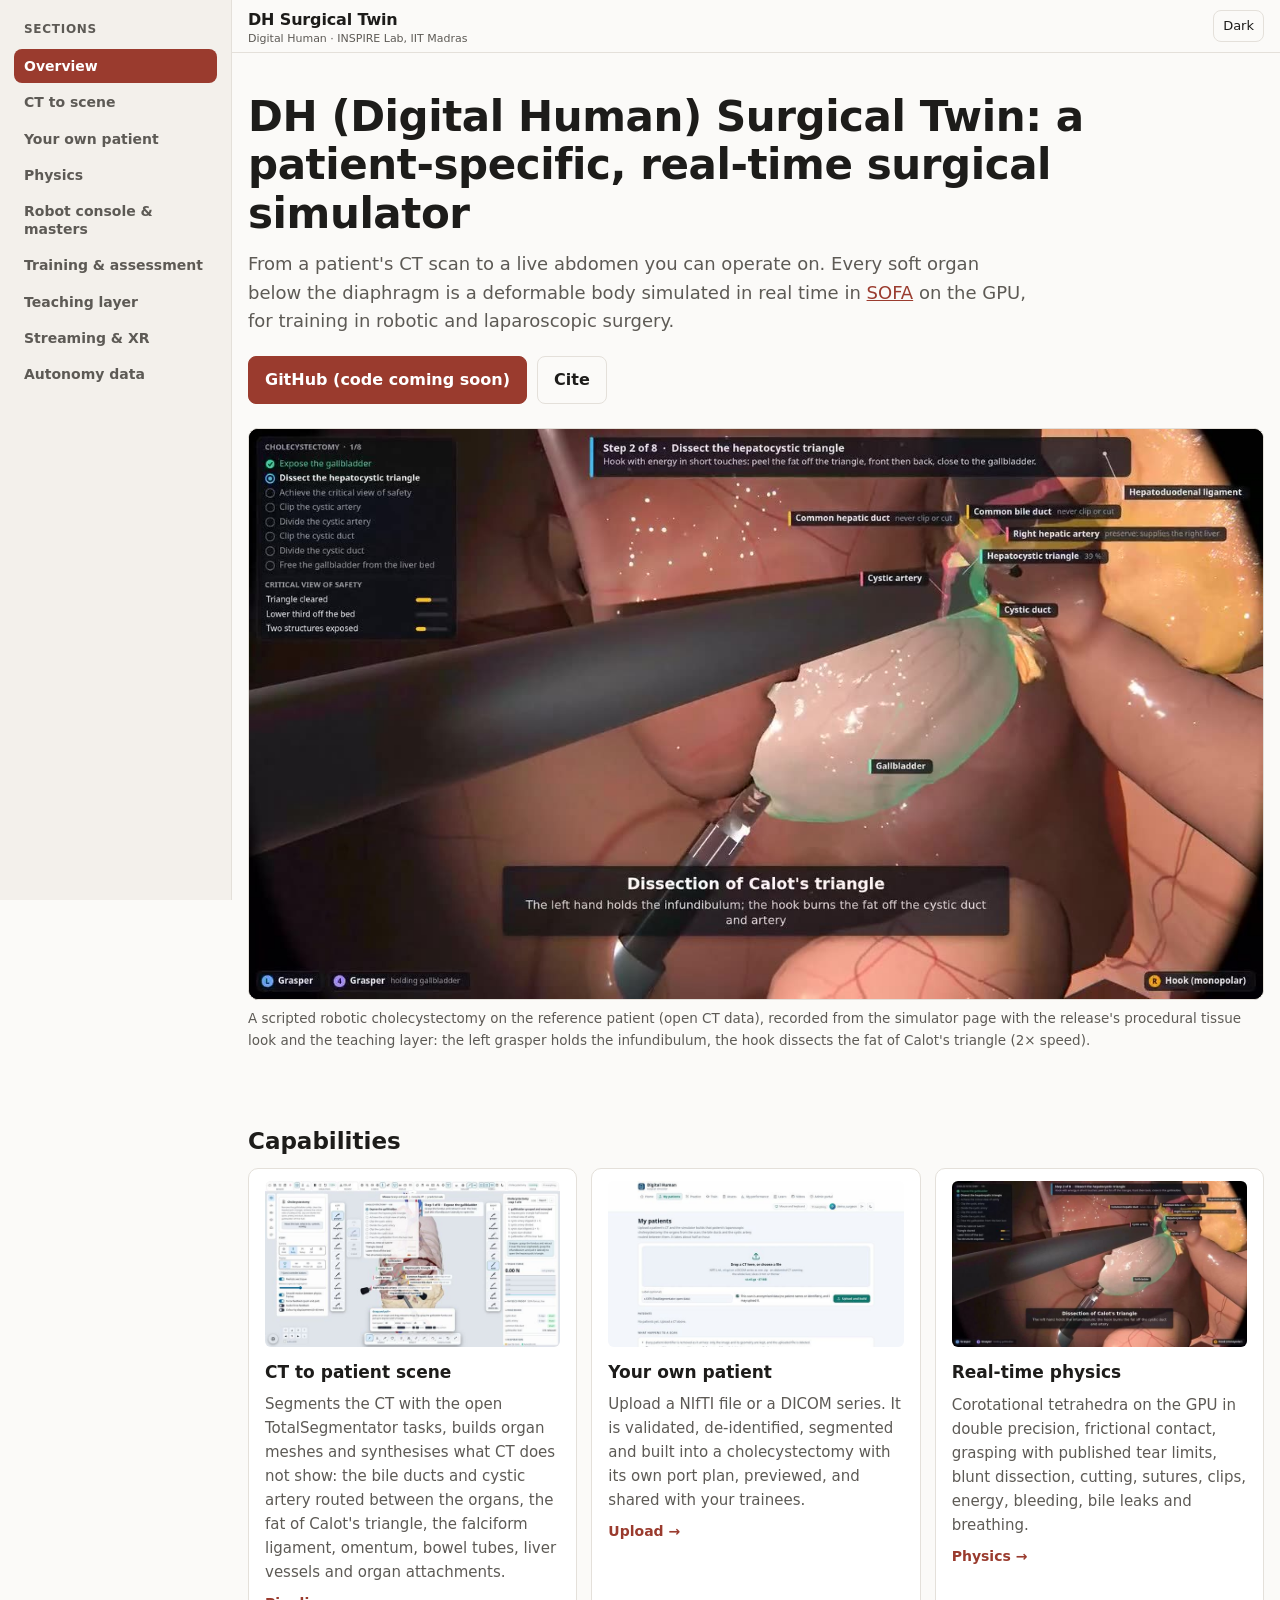
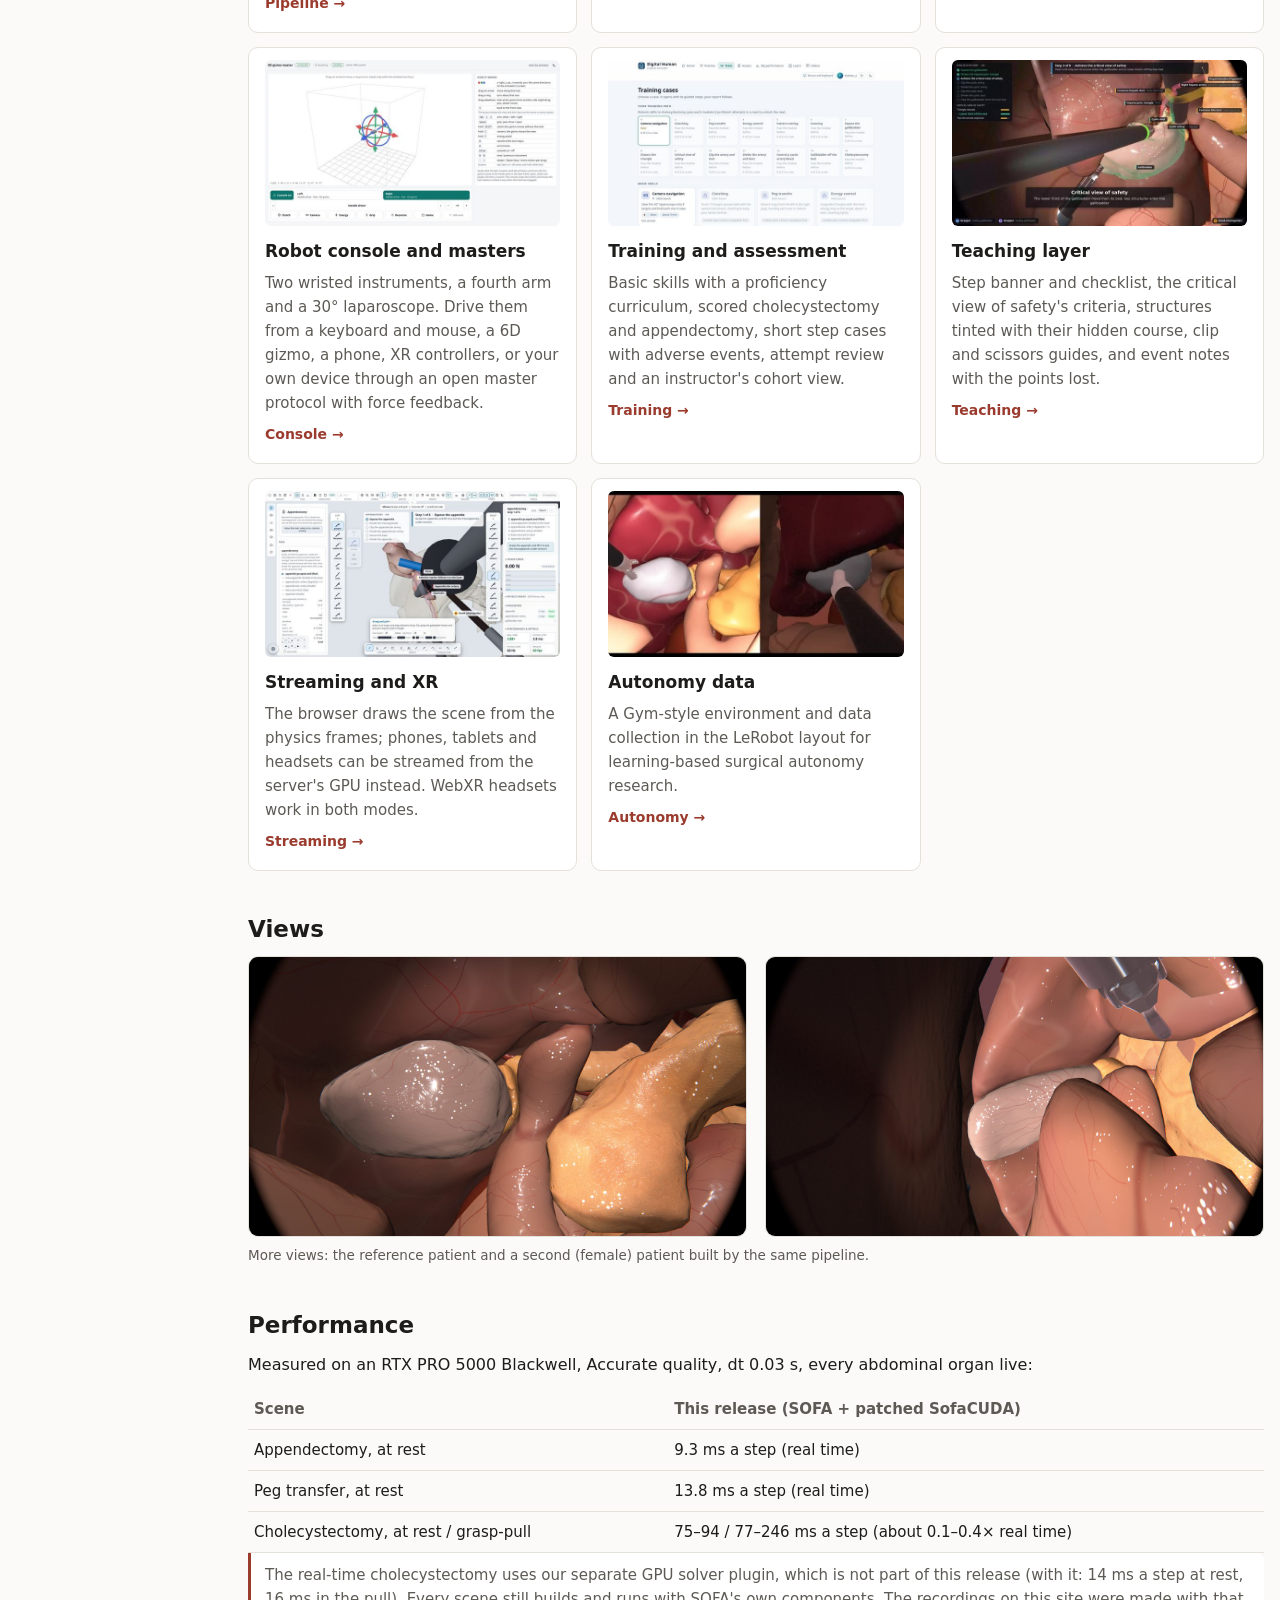
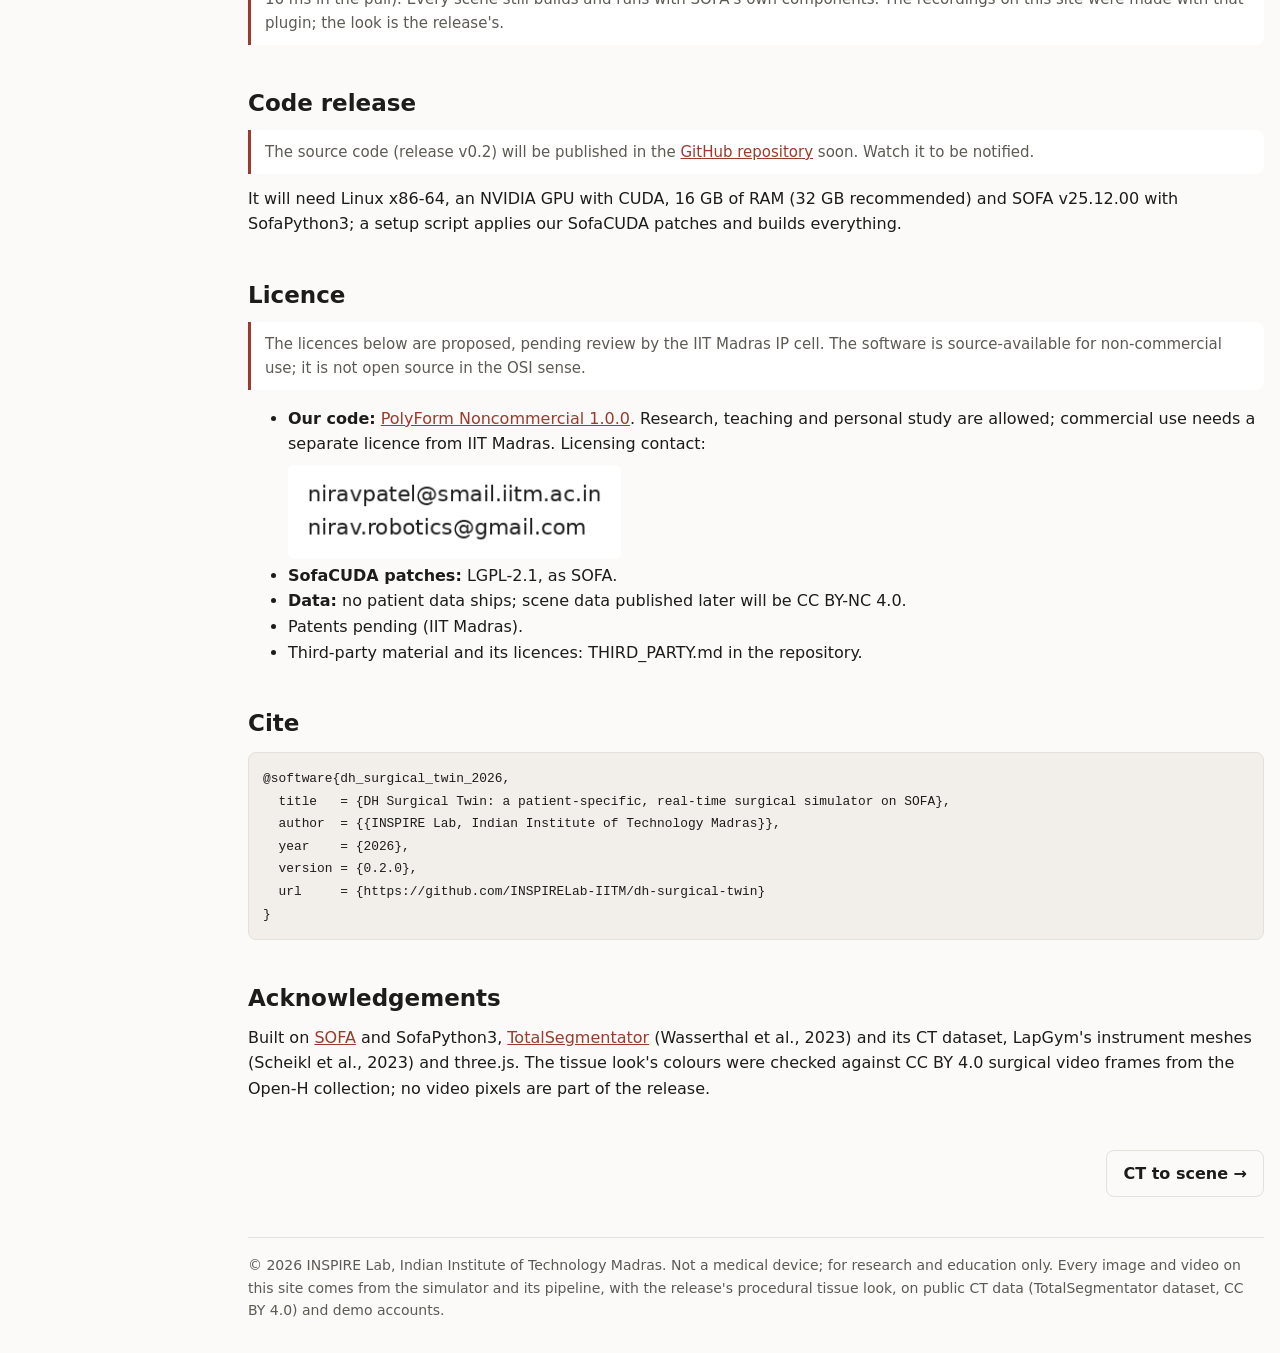
<file: index.html>
<!doctype html>
<html lang="en">
<head>
<meta charset="utf-8">
<meta name="viewport" content="width=device-width, initial-scale=1">
<title>DH Surgical Twin · Digital Human surgical simulator</title>
<meta name="description" content="A patient-specific, real-time surgical simulator built from CT on SOFA, for robotic and laparoscopic training: physics, robot console, training, teaching, streaming and autonomy data.">
<link rel="stylesheet" href="assets/site.css">
<script>try{var t=localStorage.getItem('dh-theme');if(t)document.documentElement.setAttribute('data-theme',t);}catch(e){}</script>
</head>
<body>
<div class="top"><div class="wrap"><a class="brand" href="index.html">DH Surgical Twin<small>Digital Human · INSPIRE Lab, IIT Madras</small></a>
<button class="theme" id="theme" type="button" aria-label="Switch light or dark theme">Dark</button></div></div>
<nav class="tabs" aria-label="Sections"><div class="wrap">
<a href="index.html" aria-current="page">Overview</a>
<a href="pipeline.html">CT to scene</a>
<a href="patients.html">Your own patient</a>
<a href="physics.html">Physics</a>
<a href="console.html">Robot console & masters</a>
<a href="training.html">Training & assessment</a>
<a href="teaching.html">Teaching layer</a>
<a href="streaming.html">Streaming & XR</a>
<a href="autonomy.html">Autonomy data</a>

</div></nav>
<main class="wrap">
<header class="page">
  <h1>DH (Digital Human) Surgical Twin: a patient-specific, real-time surgical simulator</h1>
  <p class="lead">From a patient's CT scan to a live abdomen you can operate on. Every soft organ below the diaphragm
  is a deformable body simulated in real time in <a href="https://www.sofa-framework.org" target="_blank" rel="noopener noreferrer">SOFA</a> on the GPU, for
  training in robotic and laparoscopic surgery.</p>
  <div class="btns">
    <a class="btn primary" href="https://github.com/INSPIRELab-IITM/dh-surgical-twin" target="_blank" rel="noopener noreferrer">GitHub (code coming soon)</a>
    
    <a class="btn" href="#cite">Cite</a>
  </div>
  <figure>
    <video src="assets/vid/hero.mp4" poster="assets/vid/hero.jpg" muted autoplay loop playsinline preload="metadata"
      aria-label="Laparoscope view of a scripted robotic cholecystectomy: the hook dissects the fat of Calot's triangle"></video>
    <figcaption>A scripted robotic cholecystectomy on the reference patient (open CT data), recorded from the simulator page with the release's procedural tissue look and the teaching layer: the left grasper holds the infundibulum, the hook dissects the fat of Calot's triangle (2× speed).</figcaption>
  </figure>
</header>

<h2>Capabilities</h2>
<div class="grid">
  <a class="card" href="pipeline.html"><img src="assets/img/t_pipeline.jpg" alt="" loading="lazy"><h3>CT to patient scene</h3><p>Segments the CT with the open
  TotalSegmentator tasks, builds organ meshes and synthesises what CT does not show: the bile ducts and cystic artery
  routed between the organs, the fat of Calot's triangle, the falciform ligament, omentum, bowel tubes, liver vessels
  and organ attachments.</p><span class="more">Pipeline →</span></a>
  <a class="card" href="patients.html"><img src="assets/img/t_patients.jpg" alt="" loading="lazy"><h3>Your own patient</h3><p>Upload a NIfTI file or a DICOM
  series. It is validated, de-identified, segmented and built into a cholecystectomy with its own port plan, previewed,
  and shared with your trainees.</p><span class="more">Upload →</span></a>
  <a class="card" href="physics.html"><img src="assets/img/t_physics.jpg" alt="" loading="lazy"><h3>Real-time physics</h3><p>Corotational tetrahedra on the GPU
  in double precision, frictional contact, grasping with published tear limits, blunt dissection, cutting, sutures,
  clips, energy, bleeding, bile leaks and breathing.</p><span class="more">Physics →</span></a>
  <a class="card" href="console.html"><img src="assets/img/t_console.jpg" alt="" loading="lazy"><h3>Robot console and masters</h3><p>Two wristed
  instruments, a fourth arm and a 30° laparoscope. Drive them from a keyboard and mouse, a 6D gizmo, a phone, XR
  controllers, or your own device through an open master protocol with force feedback.</p><span class="more">Console →</span></a>
  <a class="card" href="training.html"><img src="assets/img/t_training.jpg" alt="" loading="lazy"><h3>Training and assessment</h3><p>Basic skills with a
  proficiency curriculum, scored cholecystectomy and appendectomy, short step cases with adverse events, attempt
  review and an instructor's cohort view.</p><span class="more">Training →</span></a>
  <a class="card" href="teaching.html"><img src="assets/img/t_teaching.jpg" alt="" loading="lazy"><h3>Teaching layer</h3><p>Step banner and checklist, the
  critical view of safety's criteria, structures tinted with their hidden course, clip and scissors guides, and event
  notes with the points lost.</p><span class="more">Teaching →</span></a>
  <a class="card" href="streaming.html"><img src="assets/img/t_streaming.jpg" alt="" loading="lazy"><h3>Streaming and XR</h3><p>The browser draws the scene
  from the physics frames; phones, tablets and headsets can be streamed from the server's GPU instead. WebXR headsets
  work in both modes.</p><span class="more">Streaming →</span></a>
  <a class="card" href="autonomy.html"><img src="assets/img/t_autonomy.jpg" alt="" loading="lazy"><h3>Autonomy data</h3><p>A Gym-style environment and data
  collection in the LeRobot layout for learning-based surgical autonomy research.</p><span class="more">Autonomy →</span></a>
</div>

<h2>Views</h2>
<div class="grid2">
  <figure><img src="assets/view2.jpg" alt="Another laparoscope view of the gallbladder and the hepatocystic fat" loading="lazy"></figure>
  <figure><img src="assets/view3.jpg" alt="Laparoscope view in a second, female patient" loading="lazy"></figure>
</div>
<p class="cap">More views: the reference patient and a second (female) patient built by the same pipeline.</p>

<h2>Performance</h2>
<p>Measured on an RTX PRO 5000 Blackwell, Accurate quality, dt 0.03 s, every abdominal organ live:</p>
<div class="tw"><table>
  <tr><th>Scene</th><th>This release (SOFA + patched SofaCUDA)</th></tr>
  <tr><td>Appendectomy, at rest</td><td>9.3 ms a step (real time)</td></tr>
  <tr><td>Peg transfer, at rest</td><td>13.8 ms a step (real time)</td></tr>
  <tr><td>Cholecystectomy, at rest / grasp-pull</td><td>75–94 / 77–246 ms a step (about 0.1–0.4× real time)</td></tr>
</table></div>
<p class="note">The real-time cholecystectomy uses our separate GPU solver plugin, which is not part of this release
(with it: 14 ms a step at rest, 16 ms in the pull). Every scene still builds and runs with SOFA's own components.
The recordings on this site were made with that plugin; the look is the release's.</p>

<h2 id="install">Code release</h2>
<p class="note">The source code (release v0.2) will be published in the
<a href="https://github.com/INSPIRELab-IITM/dh-surgical-twin" target="_blank" rel="noopener noreferrer">GitHub repository</a> soon. Watch it to be notified.</p>
<p>It will need Linux x86-64, an NVIDIA GPU with CUDA, 16 GB of RAM (32 GB recommended) and SOFA v25.12.00 with
SofaPython3; a setup script applies our SofaCUDA patches and builds everything.</p>

<h2>Licence</h2>
<p class="note">The licences below are proposed, pending review by the IIT Madras IP cell. The software is source-available for non-commercial use; it is not open source in the OSI sense.</p>
<ul>
  <li><b>Our code:</b> <a href="https://polyformproject.org/licenses/noncommercial/1.0.0" target="_blank" rel="noopener noreferrer">PolyForm Noncommercial
  1.0.0</a>. Research, teaching and personal study are allowed; commercial use needs a separate licence from IIT
  Madras. Licensing contact:<br><img class="contact" src="assets/contact.png" alt="Licensing contact e-mail addresses (image)" width="333" height="88"></li>
  <li><b>SofaCUDA patches:</b> LGPL-2.1, as SOFA.</li>
  <li><b>Data:</b> no patient data ships; scene data published later will be CC BY-NC 4.0.</li>
  <li>Patents pending (IIT Madras).</li>
  <li>Third-party material and its licences: THIRD_PARTY.md in the repository.</li>
</ul>

<h2 id="cite">Cite</h2>
<pre><code>@software{dh_surgical_twin_2026,
  title   = {DH Surgical Twin: a patient-specific, real-time surgical simulator on SOFA},
  author  = {{INSPIRE Lab, Indian Institute of Technology Madras}},
  year    = {2026},
  version = {0.2.0},
  url     = {https://github.com/INSPIRELab-IITM/dh-surgical-twin}
}</code></pre>

<h2>Acknowledgements</h2>
<p>Built on <a href="https://www.sofa-framework.org" target="_blank" rel="noopener noreferrer">SOFA</a> and SofaPython3,
<a href="https://github.com/wasserth/TotalSegmentator" target="_blank" rel="noopener noreferrer">TotalSegmentator</a> (Wasserthal et al., 2023) and its CT
dataset, LapGym's instrument meshes (Scheikl et al., 2023) and three.js. The tissue look's colours were checked against
CC BY 4.0 surgical video frames from the Open-H collection; no video pixels are part of the release.</p>
<div class="next"><span></span><a class="btn" href="pipeline.html">CT to scene →</a></div>
<footer>© 2026 INSPIRE Lab, Indian Institute of Technology Madras. Not a medical device; for research and education only.
Every image and video on this site comes from the simulator and its pipeline, with the release's procedural tissue look, on public
CT data (TotalSegmentator dataset, CC BY 4.0) and demo accounts.</footer>
</main>
<script src="assets/site.js"></script>
</body>
</html>
</file>
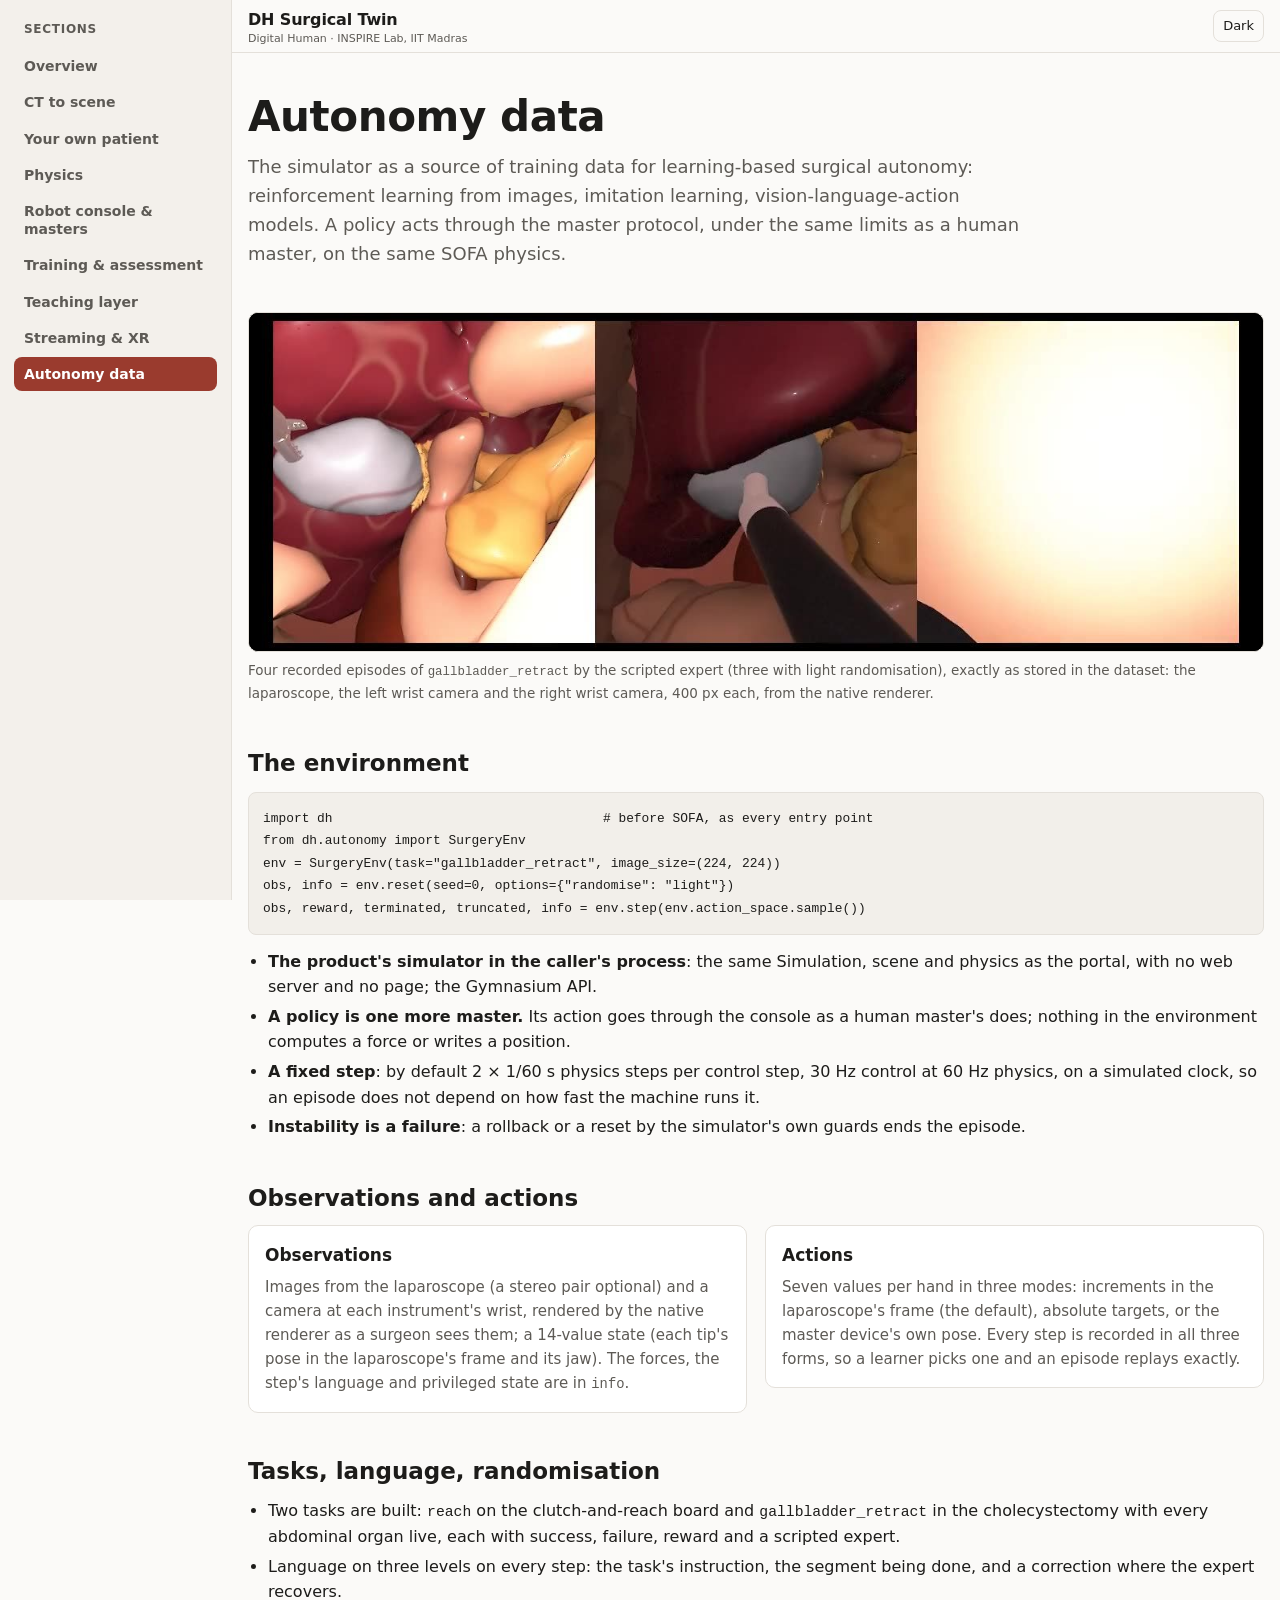
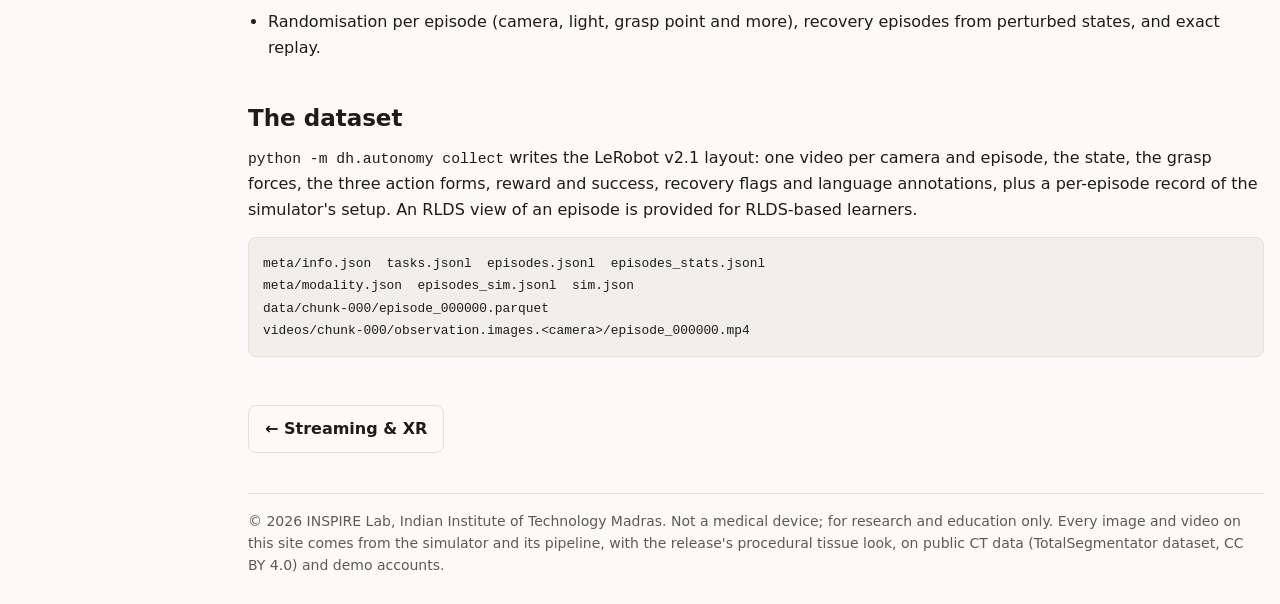
<file: autonomy.html>
<!doctype html>
<html lang="en">
<head>
<meta charset="utf-8">
<meta name="viewport" content="width=device-width, initial-scale=1">
<title>Autonomy data · DH Surgical Twin</title>
<meta name="description" content="A Gym-style environment on the simulator's own physics, with laparoscope and wrist cameras, three action forms, language annotations and datasets in the LeRobot v2.1 layout.">
<link rel="stylesheet" href="assets/site.css">
<script>try{var t=localStorage.getItem('dh-theme');if(t)document.documentElement.setAttribute('data-theme',t);}catch(e){}</script>
</head>
<body>
<div class="top"><div class="wrap"><a class="brand" href="index.html">DH Surgical Twin<small>Digital Human · INSPIRE Lab, IIT Madras</small></a>
<button class="theme" id="theme" type="button" aria-label="Switch light or dark theme">Dark</button></div></div>
<nav class="tabs" aria-label="Sections"><div class="wrap">
<a href="index.html">Overview</a>
<a href="pipeline.html">CT to scene</a>
<a href="patients.html">Your own patient</a>
<a href="physics.html">Physics</a>
<a href="console.html">Robot console & masters</a>
<a href="training.html">Training & assessment</a>
<a href="teaching.html">Teaching layer</a>
<a href="streaming.html">Streaming & XR</a>
<a href="autonomy.html" aria-current="page">Autonomy data</a>

</div></nav>
<main class="wrap">
<header class="page">
<h1>Autonomy data</h1>
<p class="lead">The simulator as a source of training data for learning-based surgical autonomy: reinforcement
learning from images, imitation learning, vision-language-action models. A policy acts through the master protocol,
under the same limits as a human master, on the same SOFA physics.</p>
</header>

<figure><video src="assets/vid/v_autonomy.mp4" poster="assets/vid/v_autonomy.jpg" muted autoplay loop playsinline preload="none" aria-label="Three synchronised camera views from recorded episodes: the laparoscope, the left wrist and the right wrist, while the left grasper lifts the gallbladder"></video><figcaption>Four recorded episodes of <code>gallbladder_retract</code> by the scripted expert (three with light randomisation), exactly as stored in the dataset: the laparoscope, the left wrist camera and the right wrist camera, 400 px each, from the native renderer.</figcaption></figure>

<h2>The environment</h2>
<pre><code>import dh                                   # before SOFA, as every entry point
from dh.autonomy import SurgeryEnv
env = SurgeryEnv(task="gallbladder_retract", image_size=(224, 224))
obs, info = env.reset(seed=0, options={"randomise": "light"})
obs, reward, terminated, truncated, info = env.step(env.action_space.sample())</code></pre>
<ul class="facts">
<li><b>The product's simulator in the caller's process</b>: the same Simulation, scene and physics as the portal, with
no web server and no page; the Gymnasium API.</li>
<li><b>A policy is one more master.</b> Its action goes through the console as a human master's does; nothing in the
environment computes a force or writes a position.</li>
<li><b>A fixed step</b>: by default 2 × 1/60 s physics steps per control step, 30 Hz control at 60 Hz physics, on a
simulated clock, so an episode does not depend on how fast the machine runs it.</li>
<li><b>Instability is a failure</b>: a rollback or a reset by the simulator's own guards ends the episode.</li>
</ul>

<h2>Observations and actions</h2>
<div class="grid2">
<div class="card"><h3>Observations</h3><p>Images from the laparoscope (a stereo pair optional) and a camera at each
instrument's wrist, rendered by the native renderer as a surgeon sees them; a 14-value state (each tip's pose in the
laparoscope's frame and its jaw). The forces, the step's language and privileged state are in <code>info</code>.</p></div>
<div class="card"><h3>Actions</h3><p>Seven values per hand in three modes: increments in the laparoscope's frame
(the default), absolute targets, or the master device's own pose. Every step is recorded in all three forms, so a
learner picks one and an episode replays exactly.</p></div>
</div>

<h2>Tasks, language, randomisation</h2>
<ul class="facts">
<li>Two tasks are built: <code>reach</code> on the clutch-and-reach board and <code>gallbladder_retract</code> in the
cholecystectomy with every abdominal organ live, each with success, failure, reward and a scripted expert.</li>
<li>Language on three levels on every step: the task's instruction, the segment being done, and a correction where
the expert recovers.</li>
<li>Randomisation per episode (camera, light, grasp point and more), recovery episodes from perturbed states, and
exact replay.</li>
</ul>

<h2>The dataset</h2>
<p><code>python -m dh.autonomy collect</code> writes the LeRobot v2.1 layout: one video per camera and episode, the
state, the grasp forces, the three action forms, reward and success, recovery flags and language annotations, plus a
per-episode record of the simulator's setup. An RLDS view of an episode is provided for RLDS-based learners.</p>
<pre><code>meta/info.json  tasks.jsonl  episodes.jsonl  episodes_stats.jsonl
meta/modality.json  episodes_sim.jsonl  sim.json
data/chunk-000/episode_000000.parquet
videos/chunk-000/observation.images.&lt;camera&gt;/episode_000000.mp4</code></pre>
<div class="next"><a class="btn" href="streaming.html">← Streaming & XR</a></div>
<footer>© 2026 INSPIRE Lab, Indian Institute of Technology Madras. Not a medical device; for research and education only.
Every image and video on this site comes from the simulator and its pipeline, with the release's procedural tissue look, on public
CT data (TotalSegmentator dataset, CC BY 4.0) and demo accounts.</footer>
</main>
<script src="assets/site.js"></script>
</body>
</html>
</file>
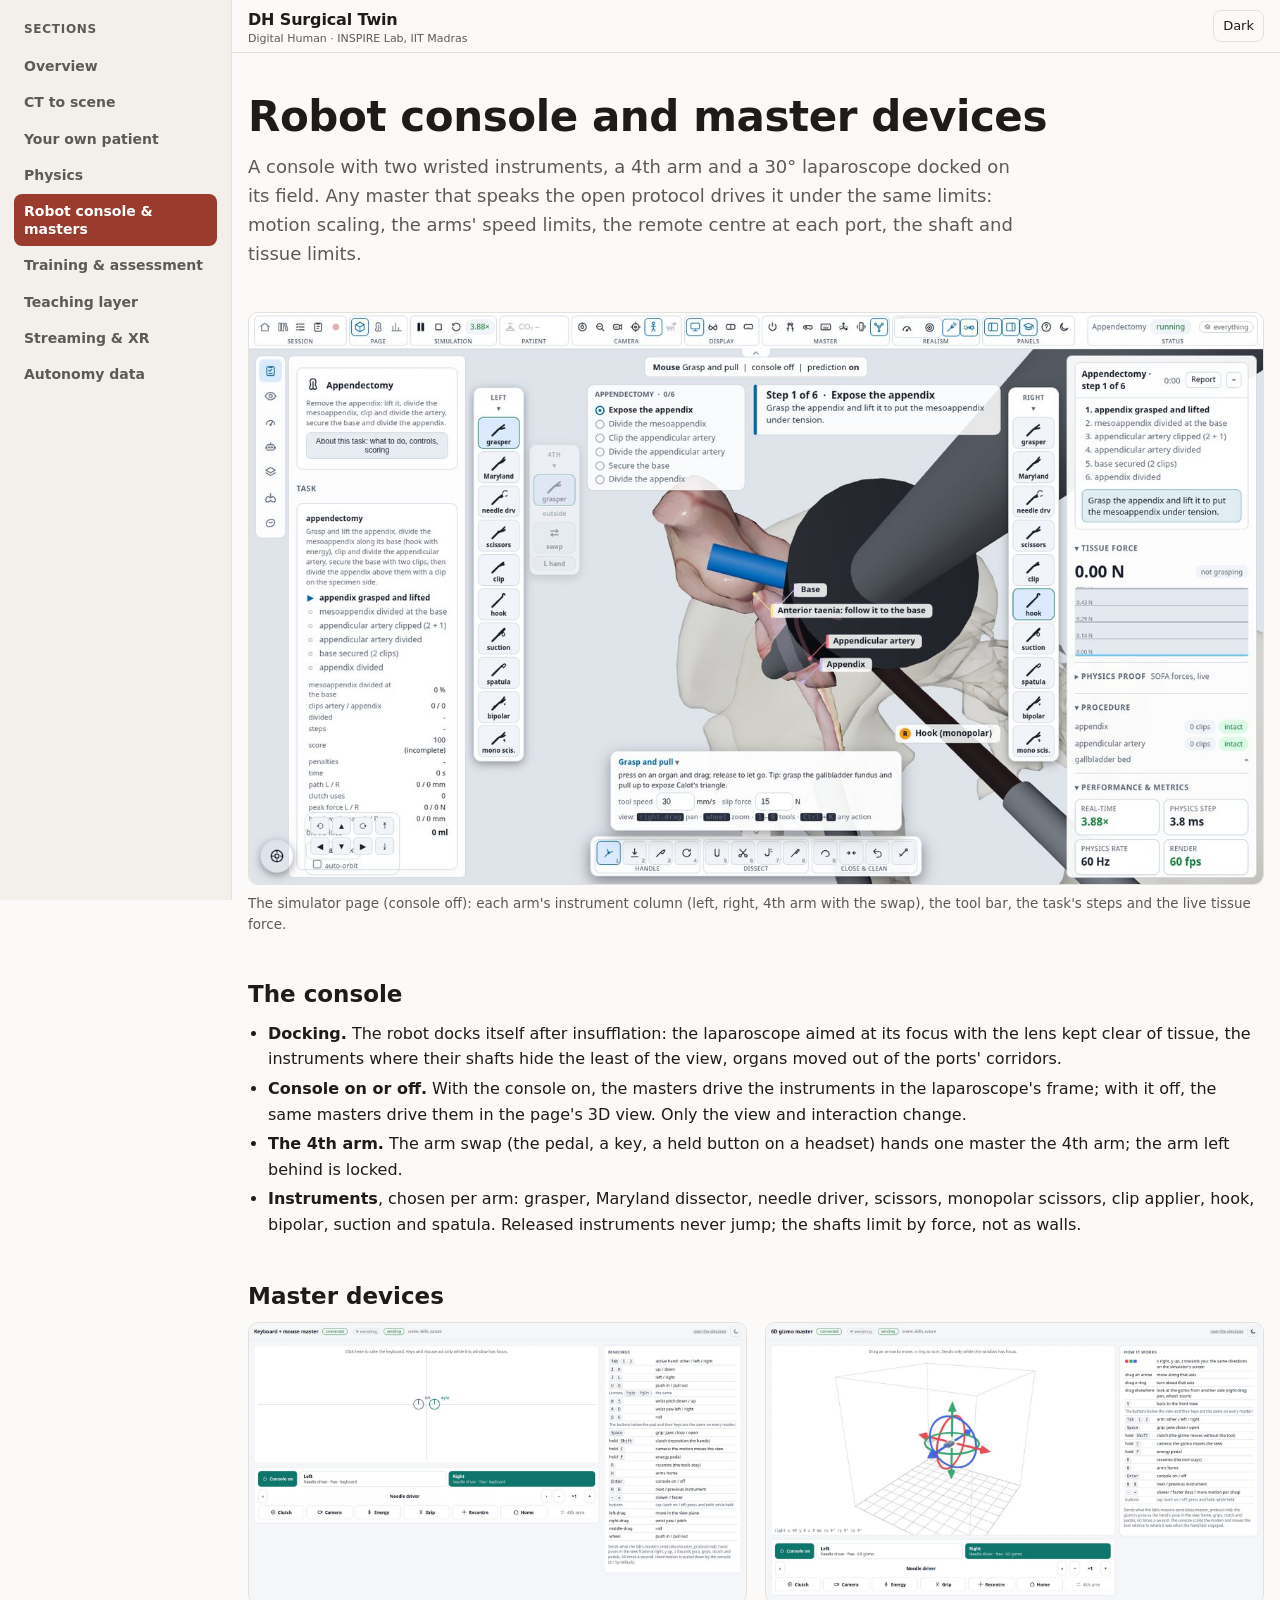
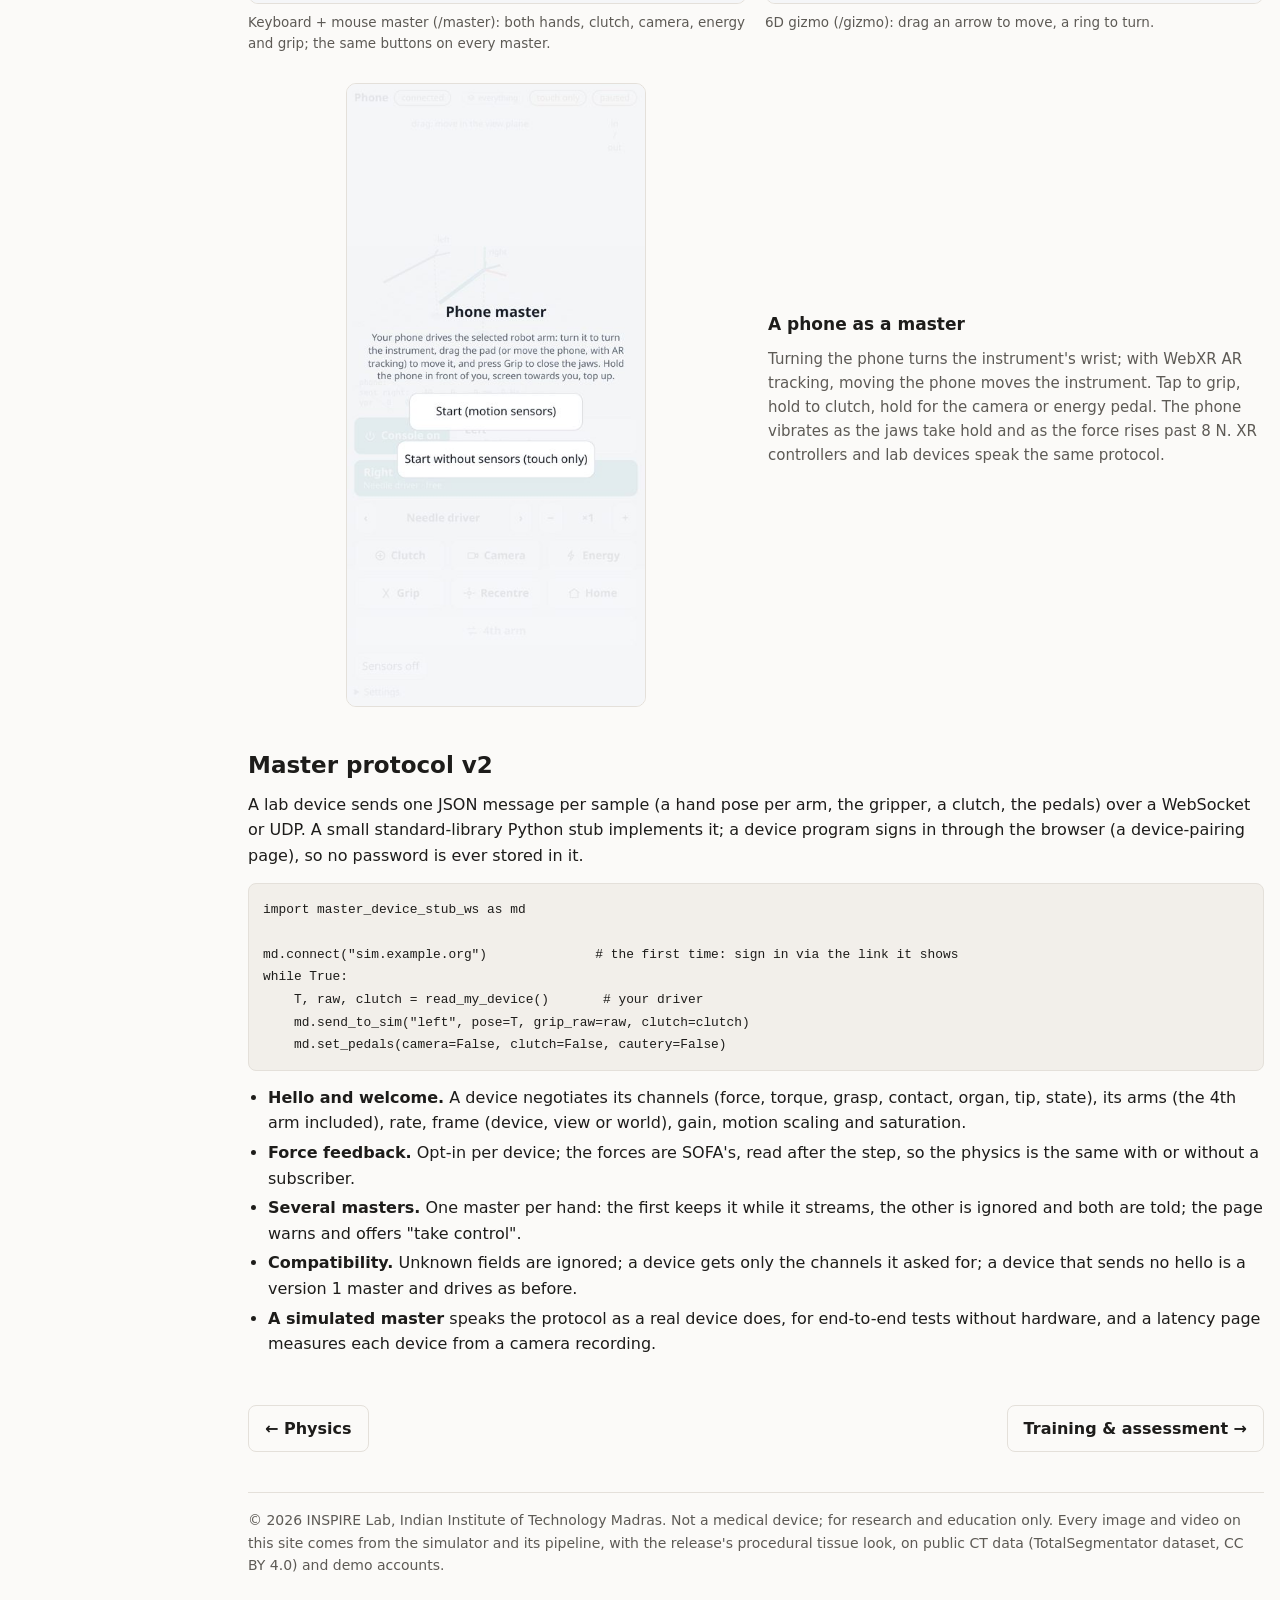
<file: console.html>
<!doctype html>
<html lang="en">
<head>
<meta charset="utf-8">
<meta name="viewport" content="width=device-width, initial-scale=1">
<title>Robot console and masters · DH Surgical Twin</title>
<meta name="description" content="A da Vinci-style console with two wristed instruments, a 4th arm and a 30-degree laparoscope, driven from a keyboard, a 6D gizmo, a phone, XR controllers or your own device through master protocol v2 with force feedback.">
<link rel="stylesheet" href="assets/site.css">
<script>try{var t=localStorage.getItem('dh-theme');if(t)document.documentElement.setAttribute('data-theme',t);}catch(e){}</script>
</head>
<body>
<div class="top"><div class="wrap"><a class="brand" href="index.html">DH Surgical Twin<small>Digital Human · INSPIRE Lab, IIT Madras</small></a>
<button class="theme" id="theme" type="button" aria-label="Switch light or dark theme">Dark</button></div></div>
<nav class="tabs" aria-label="Sections"><div class="wrap">
<a href="index.html">Overview</a>
<a href="pipeline.html">CT to scene</a>
<a href="patients.html">Your own patient</a>
<a href="physics.html">Physics</a>
<a href="console.html" aria-current="page">Robot console & masters</a>
<a href="training.html">Training & assessment</a>
<a href="teaching.html">Teaching layer</a>
<a href="streaming.html">Streaming & XR</a>
<a href="autonomy.html">Autonomy data</a>

</div></nav>
<main class="wrap">
<header class="page">
<h1>Robot console and master devices</h1>
<p class="lead">A console with two wristed instruments, a 4th arm and a 30° laparoscope docked on its field. Any
master that speaks the open protocol drives it under the same limits: motion scaling, the arms' speed limits, the
remote centre at each port, the shaft and tissue limits.</p>
</header>

<figure class="ui"><img src="assets/img/ui_sim_appy.jpg" alt="The simulator page with each arm's instrument column, the 4th arm column and the tool bar" loading="lazy"><figcaption>The simulator page (console off): each arm's instrument column (left, right, 4th arm with the swap), the tool bar, the task's steps and the live tissue force.</figcaption></figure>

<h2>The console</h2>
<ul class="facts">
<li><b>Docking.</b> The robot docks itself after insufflation: the laparoscope aimed at its focus with the lens kept
clear of tissue, the instruments where their shafts hide the least of the view, organs moved out of the ports'
corridors.</li>
<li><b>Console on or off.</b> With the console on, the masters drive the instruments in the laparoscope's frame; with
it off, the same masters drive them in the page's 3D view. Only the view and interaction change.</li>
<li><b>The 4th arm.</b> The arm swap (the pedal, a key, a held button on a headset) hands one master the 4th arm; the
arm left behind is locked.</li>
<li><b>Instruments</b>, chosen per arm: grasper, Maryland dissector, needle driver, scissors, monopolar scissors, clip applier, hook, bipolar, suction and spatula.
Released instruments never jump; the shafts limit by force, not as walls.</li>
</ul>

<h2>Master devices</h2>
<div class="grid2"><figure class="ui"><img src="assets/img/ui_master.jpg" alt="The keyboard and mouse master page with key bindings and both arms" loading="lazy"><figcaption>Keyboard + mouse master (/master): both hands, clutch, camera, energy and grip; the same buttons on every master.</figcaption></figure><figure class="ui"><img src="assets/img/ui_gizmo.jpg" alt="The 6D gizmo master: a 3D gizmo with arrows and rings to move and turn the instrument" loading="lazy"><figcaption>6D gizmo (/gizmo): drag an arrow to move, a ring to turn.</figcaption></figure></div><div class="split"><figure class="ui"><img src="assets/img/ui_phone.jpg" alt="The phone master page" loading="lazy" style="max-width:300px;margin:auto"></figure><div><h3>A phone as a master</h3><p class="cap" style="font-size:15px">Turning the phone turns the instrument's wrist; with WebXR AR tracking, moving the phone moves the instrument. Tap to grip, hold to clutch, hold for the camera or energy pedal. The phone vibrates as the jaws take hold and as the force rises past 8 N. XR controllers and lab devices speak the same protocol.</p></div></div>

<h2>Master protocol v2</h2>
<p>A lab device sends one JSON message per sample (a hand pose per arm, the gripper, a clutch, the pedals) over a
WebSocket or UDP. A small standard-library Python stub implements it; a device program signs in through the browser
(a device-pairing page), so no password is ever stored in it.</p>
<pre><code>import master_device_stub_ws as md

md.connect("sim.example.org")              # the first time: sign in via the link it shows
while True:
    T, raw, clutch = read_my_device()       # your driver
    md.send_to_sim("left", pose=T, grip_raw=raw, clutch=clutch)
    md.set_pedals(camera=False, clutch=False, cautery=False)</code></pre>
<ul class="facts">
<li><b>Hello and welcome.</b> A device negotiates its channels (force, torque, grasp, contact, organ, tip, state), its
arms (the 4th arm included), rate, frame (device, view or world), gain, motion scaling and saturation.</li>
<li><b>Force feedback.</b> Opt-in per device; the forces are SOFA's, read after the step, so the physics is the same
with or without a subscriber.</li>
<li><b>Several masters.</b> One master per hand: the first keeps it while it streams, the other is ignored and both
are told; the page warns and offers "take control".</li>
<li><b>Compatibility.</b> Unknown fields are ignored; a device gets only the channels it asked for; a device that
sends no hello is a version 1 master and drives as before.</li>
<li><b>A simulated master</b> speaks the protocol as a real device does, for end-to-end tests without hardware, and a
latency page measures each device from a camera recording.</li>
</ul>
<div class="next"><a class="btn" href="physics.html">← Physics</a><a class="btn" href="training.html">Training & assessment →</a></div>
<footer>© 2026 INSPIRE Lab, Indian Institute of Technology Madras. Not a medical device; for research and education only.
Every image and video on this site comes from the simulator and its pipeline, with the release's procedural tissue look, on public
CT data (TotalSegmentator dataset, CC BY 4.0) and demo accounts.</footer>
</main>
<script src="assets/site.js"></script>
</body>
</html>
</file>
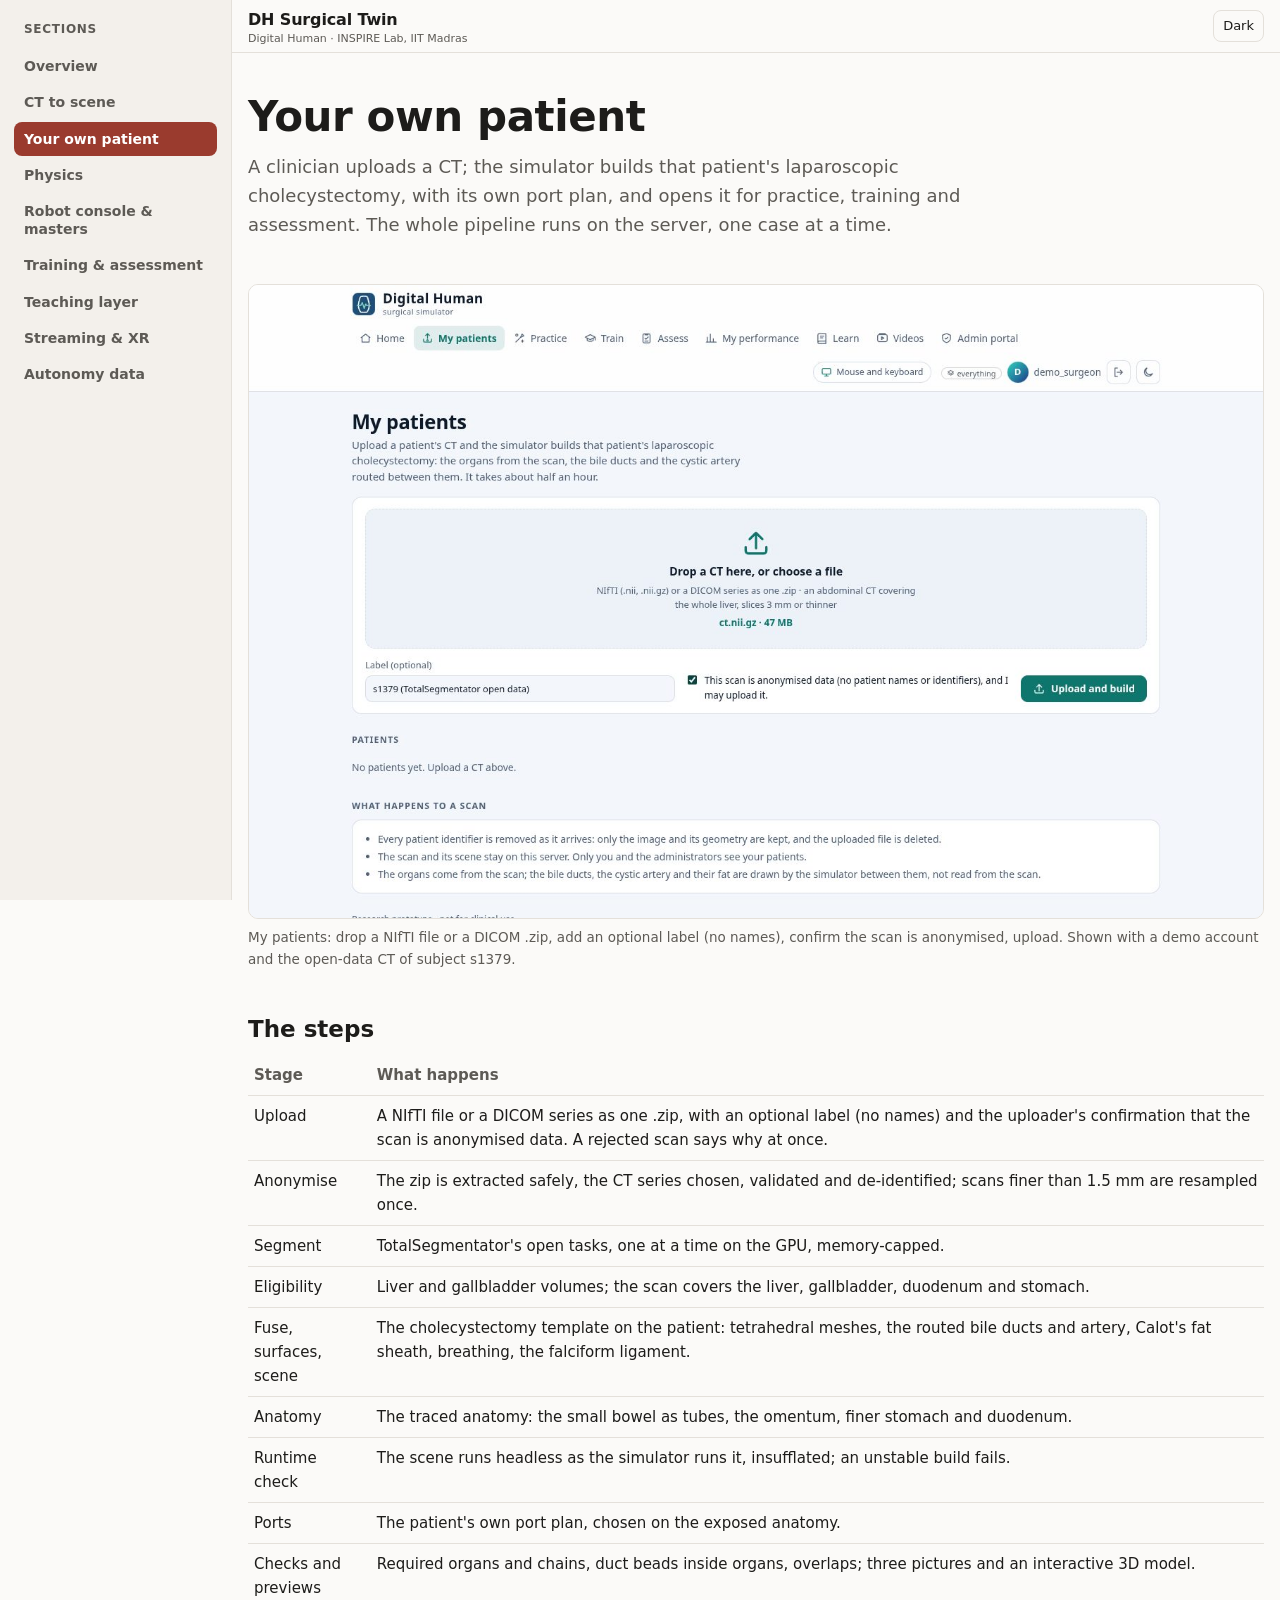
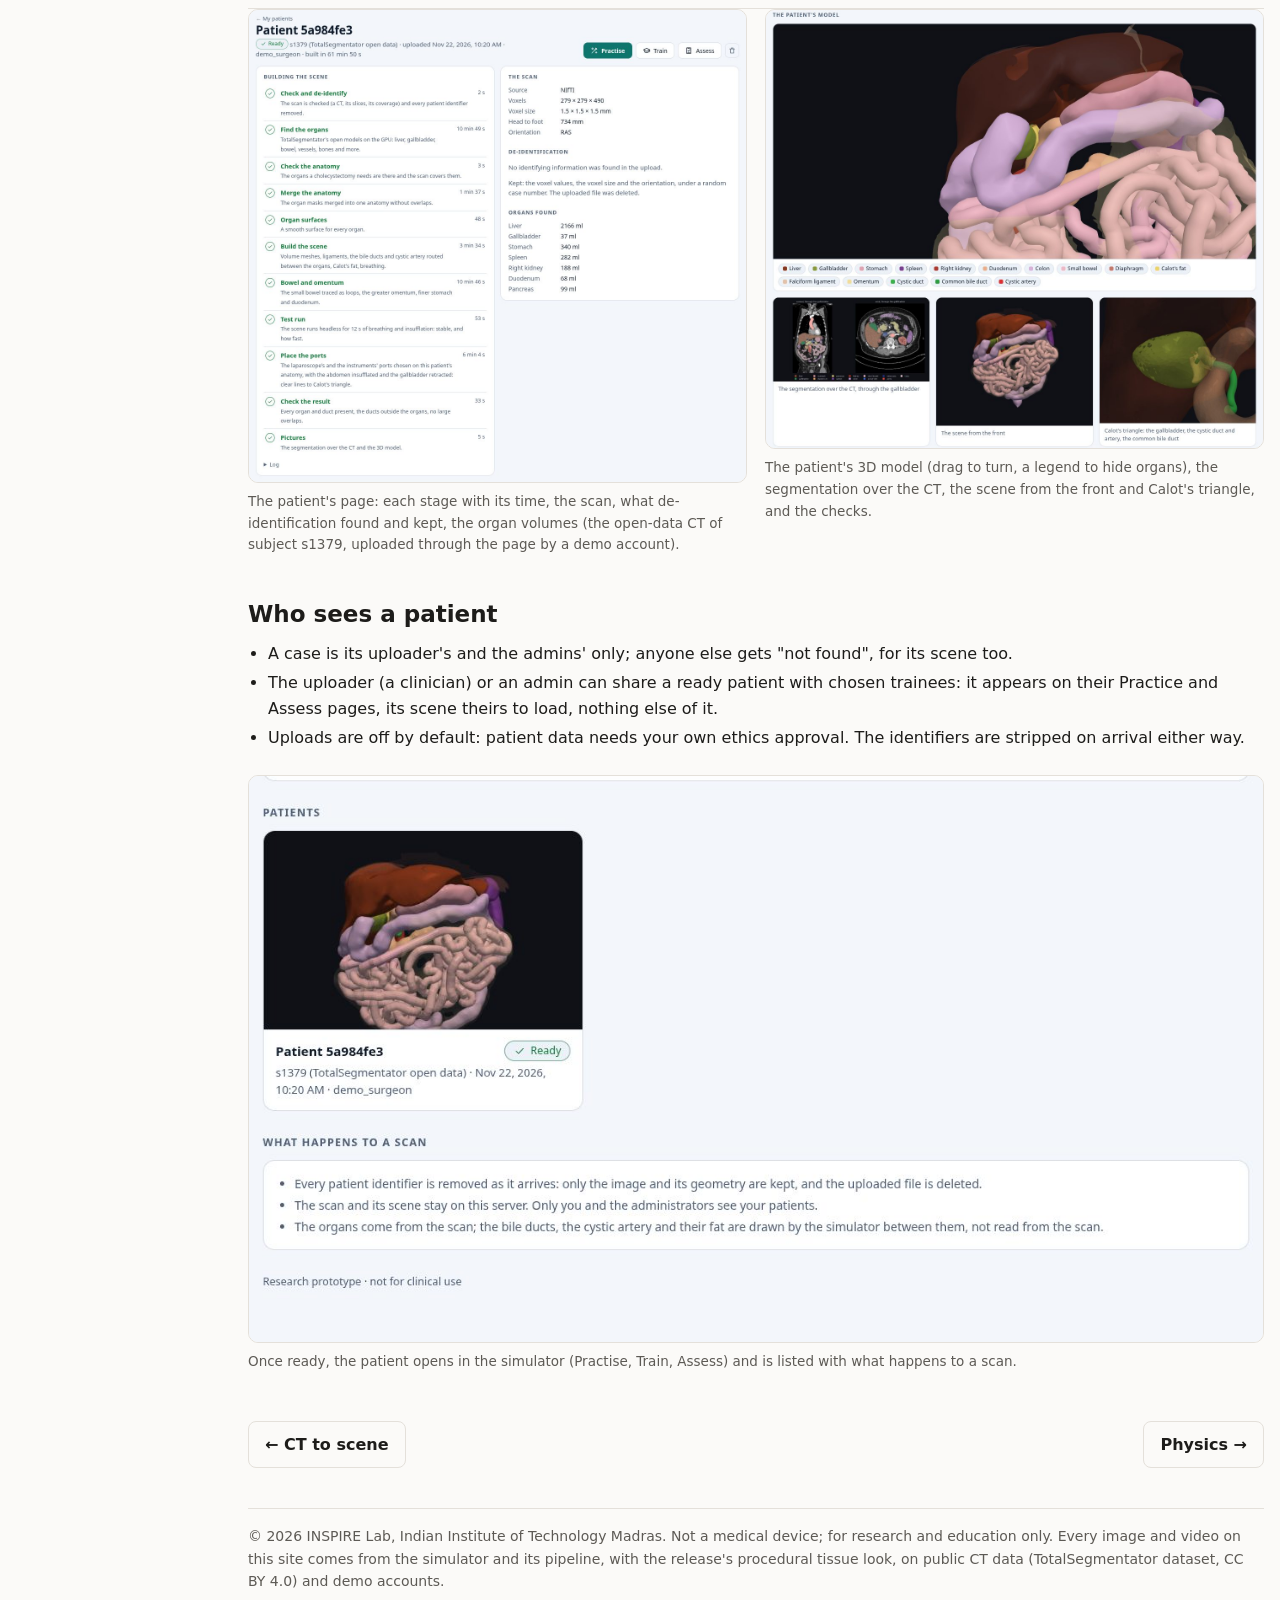
<file: patients.html>
<!doctype html>
<html lang="en">
<head>
<meta charset="utf-8">
<meta name="viewport" content="width=device-width, initial-scale=1">
<title>Your own patient · DH Surgical Twin</title>
<meta name="description" content="Upload a CT as NIfTI or a DICOM zip; the simulator validates, de-identifies, segments and builds that patient's cholecystectomy, previews it and shares it with trainees.">
<link rel="stylesheet" href="assets/site.css">
<script>try{var t=localStorage.getItem('dh-theme');if(t)document.documentElement.setAttribute('data-theme',t);}catch(e){}</script>
</head>
<body>
<div class="top"><div class="wrap"><a class="brand" href="index.html">DH Surgical Twin<small>Digital Human · INSPIRE Lab, IIT Madras</small></a>
<button class="theme" id="theme" type="button" aria-label="Switch light or dark theme">Dark</button></div></div>
<nav class="tabs" aria-label="Sections"><div class="wrap">
<a href="index.html">Overview</a>
<a href="pipeline.html">CT to scene</a>
<a href="patients.html" aria-current="page">Your own patient</a>
<a href="physics.html">Physics</a>
<a href="console.html">Robot console & masters</a>
<a href="training.html">Training & assessment</a>
<a href="teaching.html">Teaching layer</a>
<a href="streaming.html">Streaming & XR</a>
<a href="autonomy.html">Autonomy data</a>

</div></nav>
<main class="wrap">
<header class="page">
<h1>Your own patient</h1>
<p class="lead">A clinician uploads a CT; the simulator builds that patient's laparoscopic cholecystectomy, with its own
port plan, and opens it for practice, training and assessment. The whole pipeline runs on the server, one case at a
time.</p>
</header>

<figure class="ui"><img src="assets/img/ui_upload.jpg" alt="The My patients page: a drop zone for a CT, a label field, the anonymisation confirmation and the Upload and build button" loading="lazy"><figcaption>My patients: drop a NIfTI file or a DICOM .zip, add an optional label (no names), confirm the scan is anonymised, upload. Shown with a demo account and the open-data CT of subject s1379.</figcaption></figure>

<h2>The steps</h2>
<div class="tw"><table>
<tr><th>Stage</th><th>What happens</th></tr>
<tr><td>Upload</td><td>A NIfTI file or a DICOM series as one .zip, with an optional label (no names) and the uploader's
confirmation that the scan is anonymised data. A rejected scan says why at once.</td></tr>
<tr><td>Anonymise</td><td>The zip is extracted safely, the CT series chosen, validated and de-identified; scans finer
than 1.5 mm are resampled once.</td></tr>
<tr><td>Segment</td><td>TotalSegmentator's open tasks, one at a time on the GPU, memory-capped.</td></tr>
<tr><td>Eligibility</td><td>Liver and gallbladder volumes; the scan covers the liver, gallbladder, duodenum and stomach.</td></tr>
<tr><td>Fuse, surfaces, scene</td><td>The cholecystectomy template on the patient: tetrahedral meshes, the routed bile
ducts and artery, Calot's fat sheath, breathing, the falciform ligament.</td></tr>
<tr><td>Anatomy</td><td>The traced anatomy: the small bowel as tubes, the omentum, finer stomach and duodenum.</td></tr>
<tr><td>Runtime check</td><td>The scene runs headless as the simulator runs it, insufflated; an unstable build fails.</td></tr>
<tr><td>Ports</td><td>The patient's own port plan, chosen on the exposed anatomy.</td></tr>
<tr><td>Checks and previews</td><td>Required organs and chains, duct beads inside organs, overlaps; three pictures and an
interactive 3D model.</td></tr>
</table></div>

<div class="grid2"><figure class="ui"><img src="assets/img/ui_case.jpg" alt="The patient's page: every pipeline stage ticked with its time, the scan's facts, the de-identification and the organ volumes" loading="lazy"><figcaption>The patient's page: each stage with its time, the scan, what de-identification found and kept, the organ volumes (the open-data CT of subject s1379, uploaded through the page by a demo account).</figcaption></figure><figure class="ui"><img src="assets/img/ui_case_model.jpg" alt="The patient's interactive 3D model with an organ legend, and three preview pictures" loading="lazy"><figcaption>The patient's 3D model (drag to turn, a legend to hide organs), the segmentation over the CT, the scene from the front and Calot's triangle, and the checks.</figcaption></figure></div>

<h2>Who sees a patient</h2>
<ul class="facts">
<li>A case is its uploader's and the admins' only; anyone else gets "not found", for its scene too.</li>
<li>The uploader (a clinician) or an admin can share a ready patient with chosen trainees: it appears on their
Practice and Assess pages, its scene theirs to load, nothing else of it.</li>
<li>Uploads are off by default: patient data needs your own ethics approval. The identifiers are stripped on arrival
either way.</li>
</ul>
<figure class="ui"><img src="assets/img/ui_patients_list.jpg" alt="A ready patient card on the My patients page and the note on what happens to a scan" loading="lazy"><figcaption>Once ready, the patient opens in the simulator (Practise, Train, Assess) and is listed with what happens to a scan.</figcaption></figure>
<div class="next"><a class="btn" href="pipeline.html">← CT to scene</a><a class="btn" href="physics.html">Physics →</a></div>
<footer>© 2026 INSPIRE Lab, Indian Institute of Technology Madras. Not a medical device; for research and education only.
Every image and video on this site comes from the simulator and its pipeline, with the release's procedural tissue look, on public
CT data (TotalSegmentator dataset, CC BY 4.0) and demo accounts.</footer>
</main>
<script src="assets/site.js"></script>
</body>
</html>
</file>
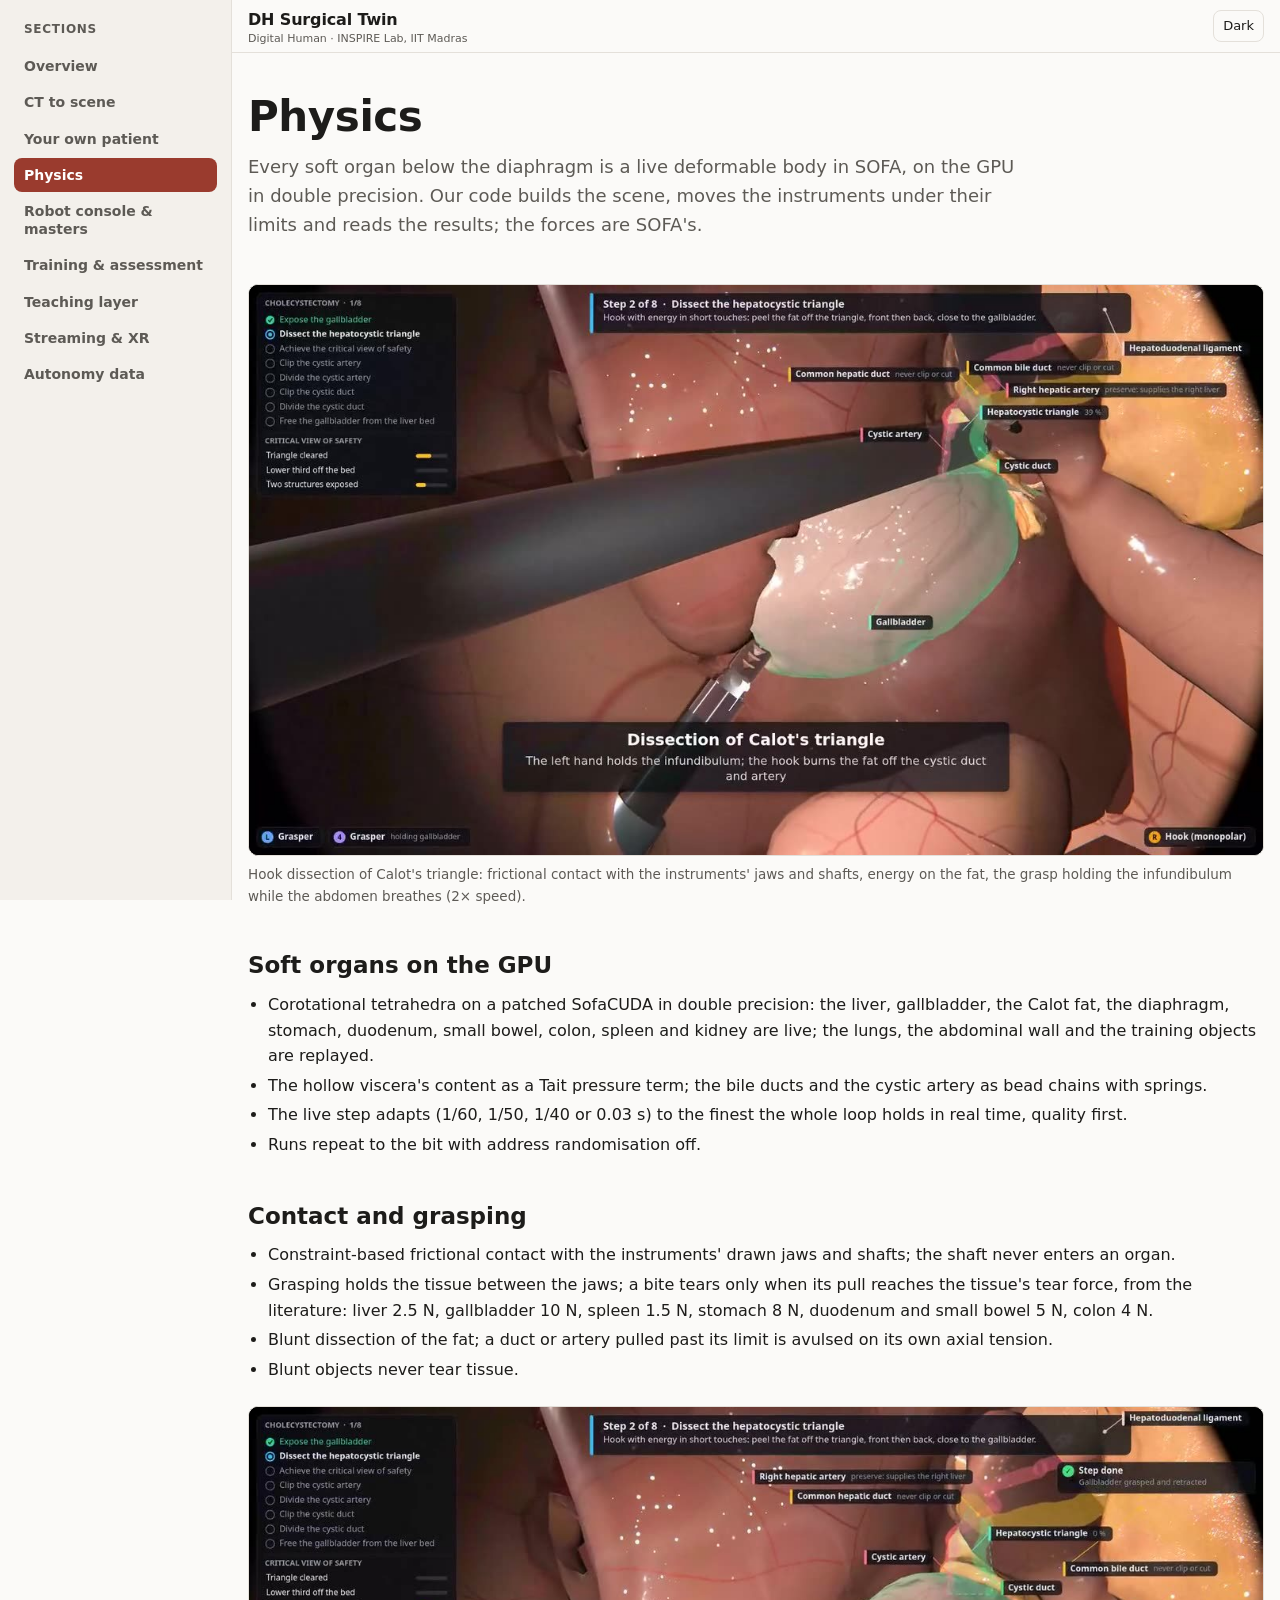
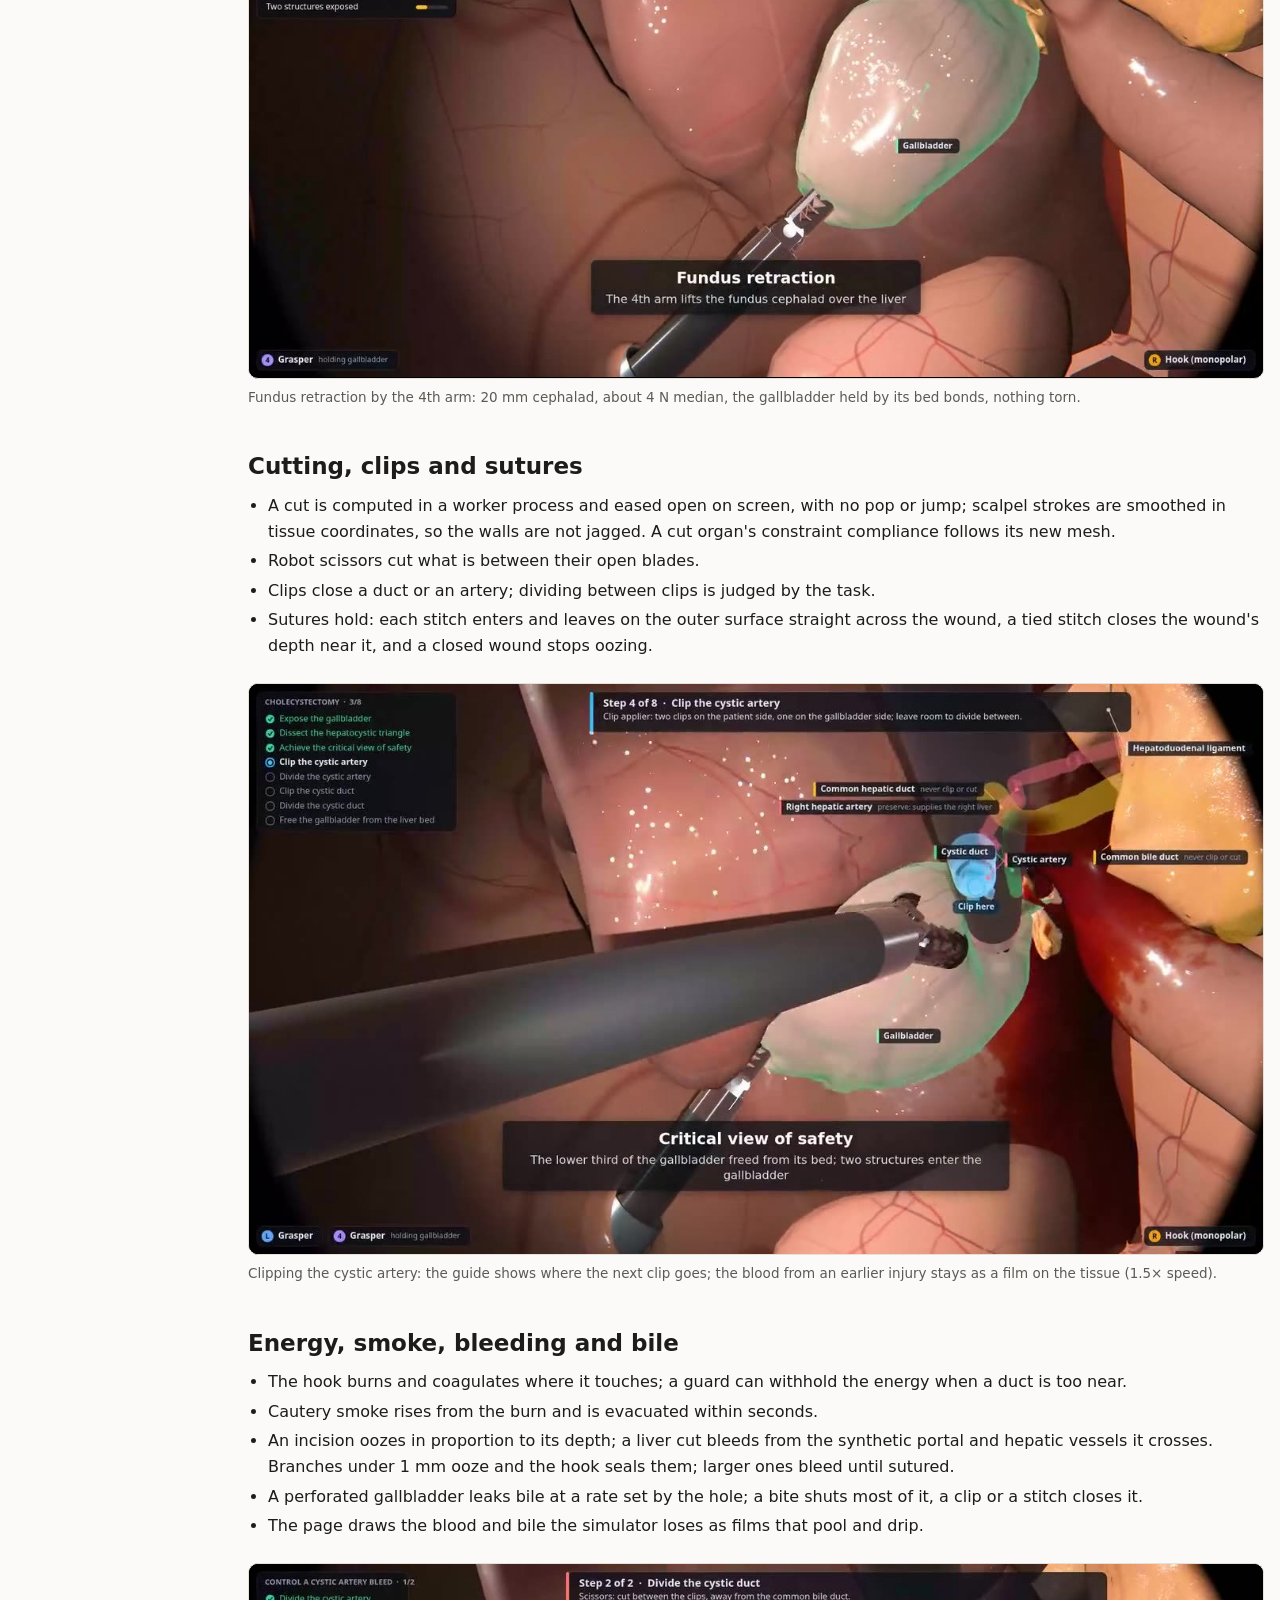
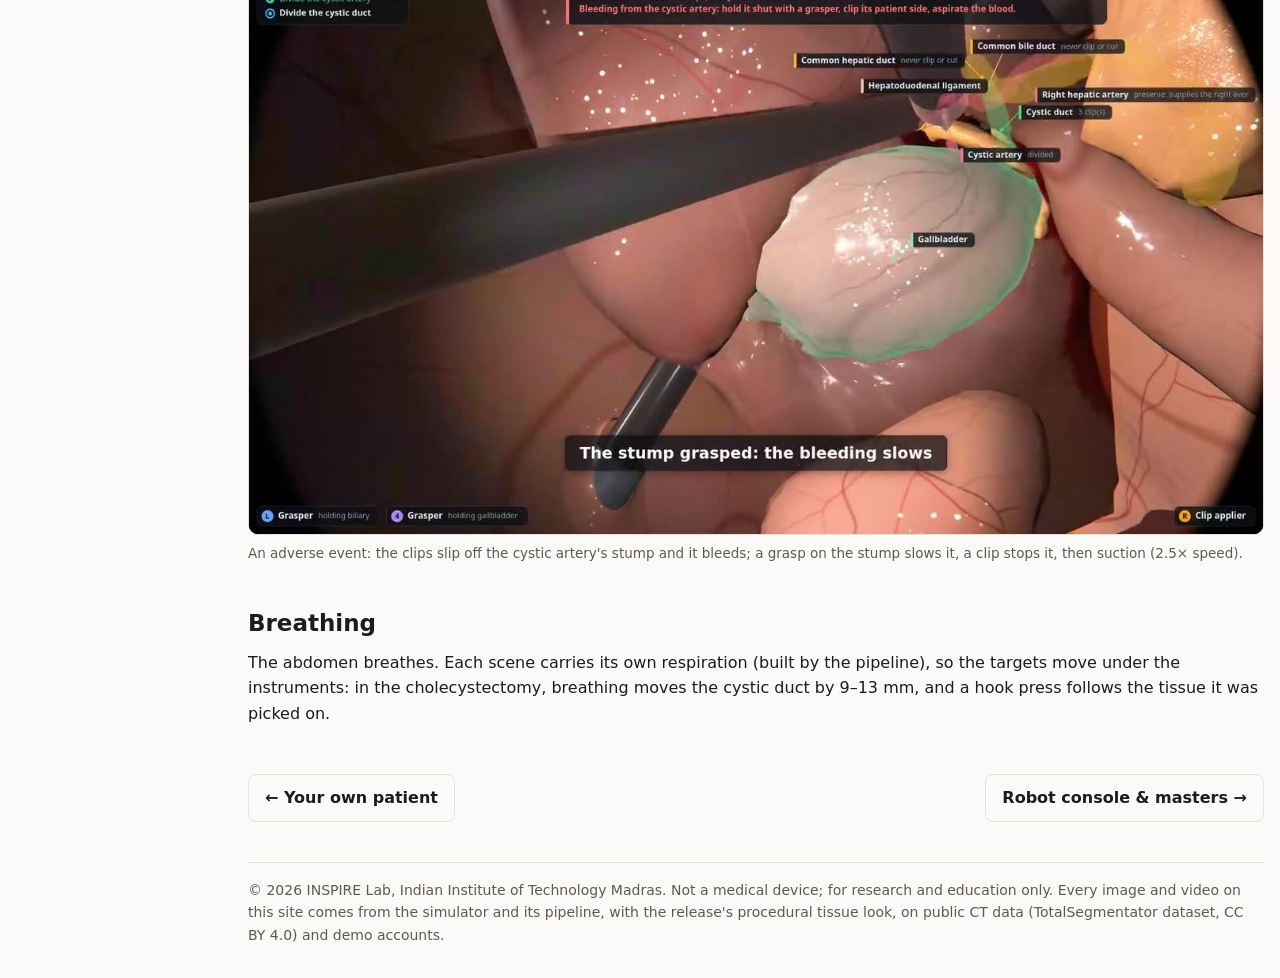
<file: physics.html>
<!doctype html>
<html lang="en">
<head>
<meta charset="utf-8">
<meta name="viewport" content="width=device-width, initial-scale=1">
<title>Physics · DH Surgical Twin</title>
<meta name="description" content="GPU soft organs in double precision, frictional contact, grasping with tear limits, cutting, sutures, clips, energy and smoke, bleeding and bile, and breathing, all in SOFA.">
<link rel="stylesheet" href="assets/site.css">
<script>try{var t=localStorage.getItem('dh-theme');if(t)document.documentElement.setAttribute('data-theme',t);}catch(e){}</script>
</head>
<body>
<div class="top"><div class="wrap"><a class="brand" href="index.html">DH Surgical Twin<small>Digital Human · INSPIRE Lab, IIT Madras</small></a>
<button class="theme" id="theme" type="button" aria-label="Switch light or dark theme">Dark</button></div></div>
<nav class="tabs" aria-label="Sections"><div class="wrap">
<a href="index.html">Overview</a>
<a href="pipeline.html">CT to scene</a>
<a href="patients.html">Your own patient</a>
<a href="physics.html" aria-current="page">Physics</a>
<a href="console.html">Robot console & masters</a>
<a href="training.html">Training & assessment</a>
<a href="teaching.html">Teaching layer</a>
<a href="streaming.html">Streaming & XR</a>
<a href="autonomy.html">Autonomy data</a>

</div></nav>
<main class="wrap">
<header class="page">
<h1>Physics</h1>
<p class="lead">Every soft organ below the diaphragm is a live deformable body in SOFA, on the GPU in double precision.
Our code builds the scene, moves the instruments under their limits and reads the results; the forces are SOFA's.</p>
</header>

<figure><video src="assets/vid/hero.mp4" poster="assets/vid/hero.jpg" muted autoplay loop playsinline preload="none" aria-label="The hook dissects fat in Calot's triangle while the left grasper holds the gallbladder"></video><figcaption>Hook dissection of Calot's triangle: frictional contact with the instruments' jaws and shafts, energy on the fat, the grasp holding the infundibulum while the abdomen breathes (2× speed).</figcaption></figure>

<h2>Soft organs on the GPU</h2>
<ul class="facts">
<li>Corotational tetrahedra on a patched SofaCUDA in double precision: the liver, gallbladder, the Calot fat, the
diaphragm, stomach, duodenum, small bowel, colon, spleen and kidney are live; the lungs, the abdominal wall and the
training objects are replayed.</li>
<li>The hollow viscera's content as a Tait pressure term; the bile ducts and the cystic artery as bead chains with
springs.</li>
<li>The live step adapts (1/60, 1/50, 1/40 or 0.03 s) to the finest the whole loop holds in real time, quality first.</li>
<li>Runs repeat to the bit with address randomisation off.</li>
</ul>

<h2>Contact and grasping</h2>
<ul class="facts">
<li>Constraint-based frictional contact with the instruments' drawn jaws and shafts; the shaft never enters an organ.</li>
<li>Grasping holds the tissue between the jaws; a bite tears only when its pull reaches the tissue's tear force,
from the literature: liver 2.5 N, gallbladder 10 N, spleen 1.5 N, stomach 8 N, duodenum and small bowel 5 N, colon 4 N.</li>
<li>Blunt dissection of the fat; a duct or artery pulled past its limit is avulsed on its own axial tension.</li>
<li>Blunt objects never tear tissue.</li>
</ul>
<figure><video src="assets/vid/v_retract.mp4" poster="assets/vid/v_retract.jpg" muted autoplay loop playsinline preload="none" aria-label="The 4th arm retracts the fundus of the gallbladder over the liver"></video><figcaption>Fundus retraction by the 4th arm: 20 mm cephalad, about 4 N median, the gallbladder held by its bed bonds, nothing torn.</figcaption></figure>

<h2>Cutting, clips and sutures</h2>
<ul class="facts">
<li>A cut is computed in a worker process and eased open on screen, with no pop or jump; scalpel strokes are smoothed
in tissue coordinates, so the walls are not jagged. A cut organ's constraint compliance follows its new mesh.</li>
<li>Robot scissors cut what is between their open blades.</li>
<li>Clips close a duct or an artery; dividing between clips is judged by the task.</li>
<li>Sutures hold: each stitch enters and leaves on the outer surface straight across the wound, a tied stitch closes
the wound's depth near it, and a closed wound stops oozing.</li>
</ul>
<figure><video src="assets/vid/v_clip.mp4" poster="assets/vid/v_clip.jpg" muted autoplay loop playsinline preload="none" aria-label="A clip applier places clips on the cystic artery with a hologram guide; blood from an earlier bleed is visible"></video><figcaption>Clipping the cystic artery: the guide shows where the next clip goes; the blood from an earlier injury stays as a film on the tissue (1.5× speed).</figcaption></figure>

<h2>Energy, smoke, bleeding and bile</h2>
<ul class="facts">
<li>The hook burns and coagulates where it touches; a guard can withhold the energy when a duct is too near.</li>
<li>Cautery smoke rises from the burn and is evacuated within seconds.</li>
<li>An incision oozes in proportion to its depth; a liver cut bleeds from the synthetic portal and hepatic vessels it
crosses. Branches under 1 mm ooze and the hook seals them; larger ones bleed until sutured.</li>
<li>A perforated gallbladder leaks bile at a rate set by the hole; a bite shuts most of it, a clip or a stitch closes it.</li>
<li>The page draws the blood and bile the simulator loses as films that pool and drip.</li>
</ul>
<figure><video src="assets/vid/v_bleed.mp4" poster="assets/vid/v_bleed.jpg" muted autoplay loop playsinline preload="none" aria-label="The cystic artery stump bleeds after its clips slip; a grasper holds the stump and a clip stops the bleeding"></video><figcaption>An adverse event: the clips slip off the cystic artery's stump and it bleeds; a grasp on the stump slows it, a clip stops it, then suction (2.5× speed).</figcaption></figure>

<h2>Breathing</h2>
<p>The abdomen breathes. Each scene carries its own respiration (built by the pipeline), so the targets move under the
instruments: in the cholecystectomy, breathing moves the cystic duct by 9–13 mm, and a hook press follows the tissue
it was picked on.</p>
<div class="next"><a class="btn" href="patients.html">← Your own patient</a><a class="btn" href="console.html">Robot console & masters →</a></div>
<footer>© 2026 INSPIRE Lab, Indian Institute of Technology Madras. Not a medical device; for research and education only.
Every image and video on this site comes from the simulator and its pipeline, with the release's procedural tissue look, on public
CT data (TotalSegmentator dataset, CC BY 4.0) and demo accounts.</footer>
</main>
<script src="assets/site.js"></script>
</body>
</html>
</file>
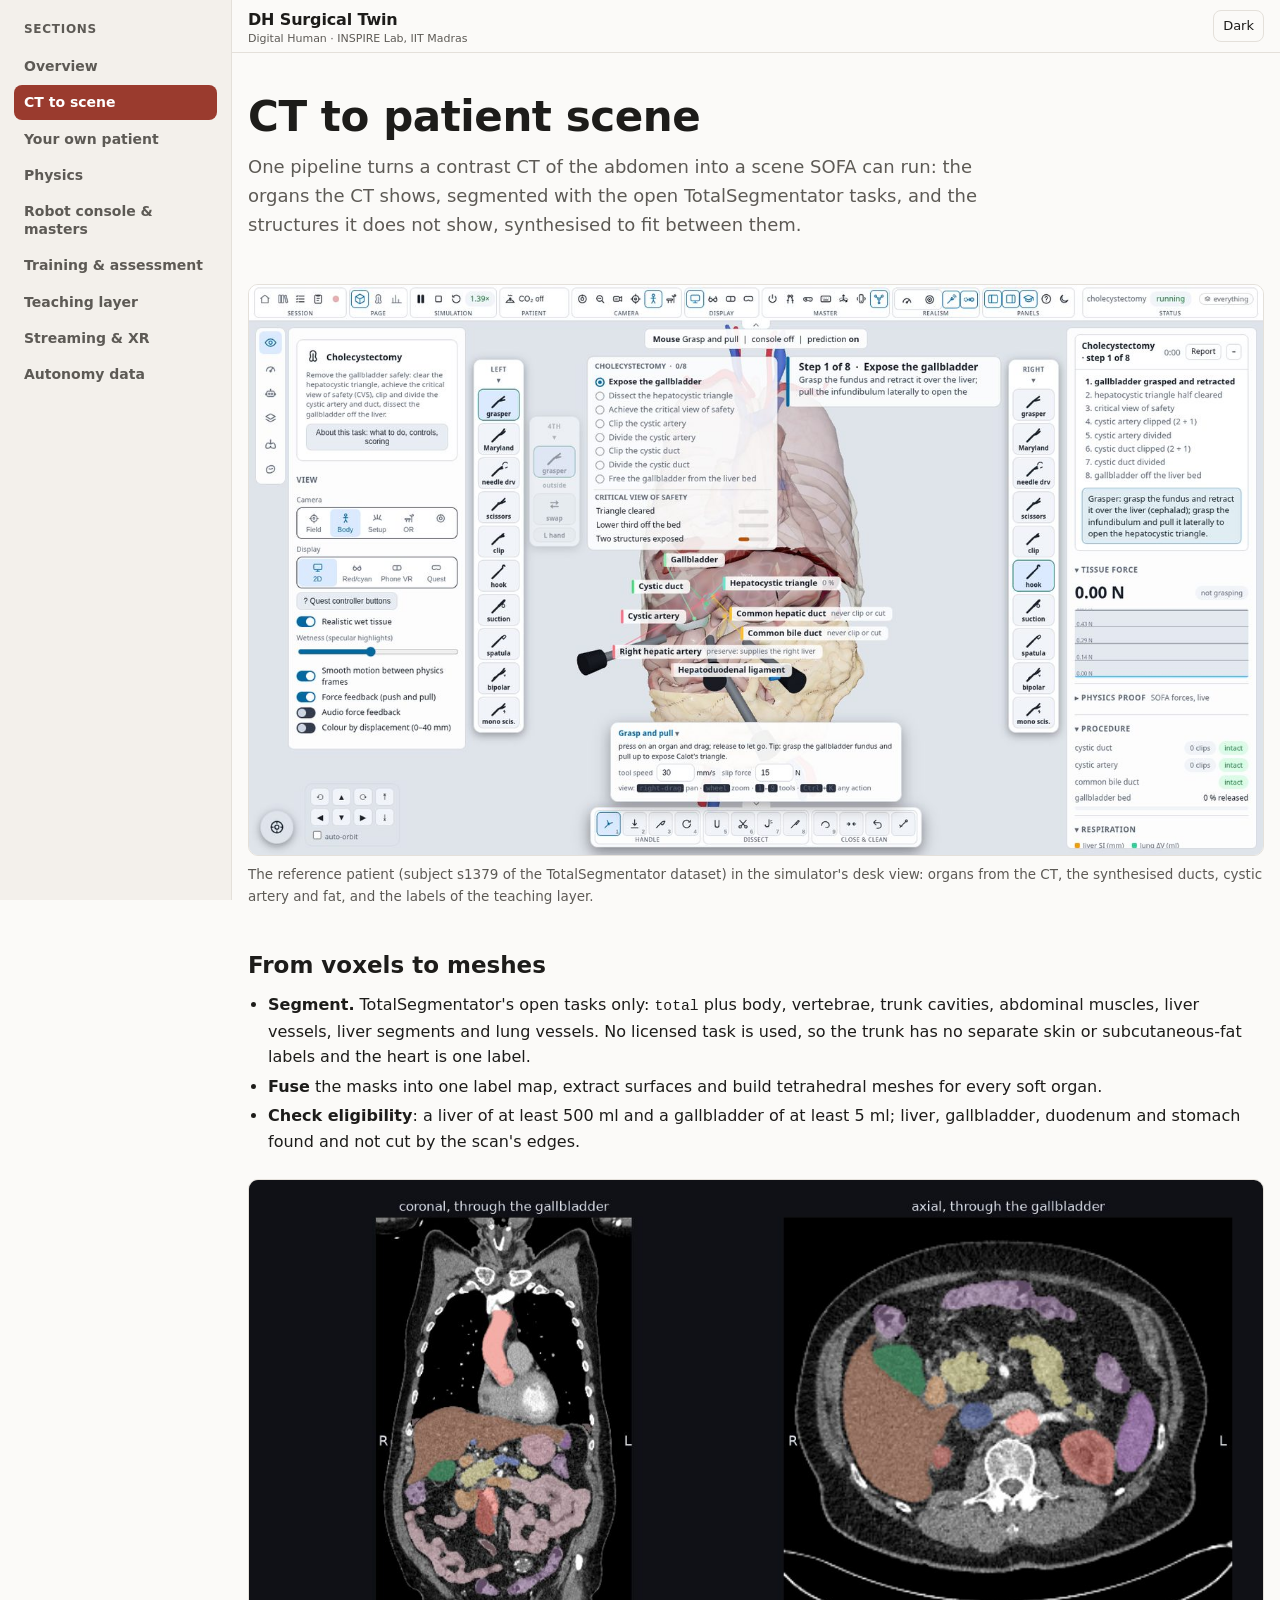
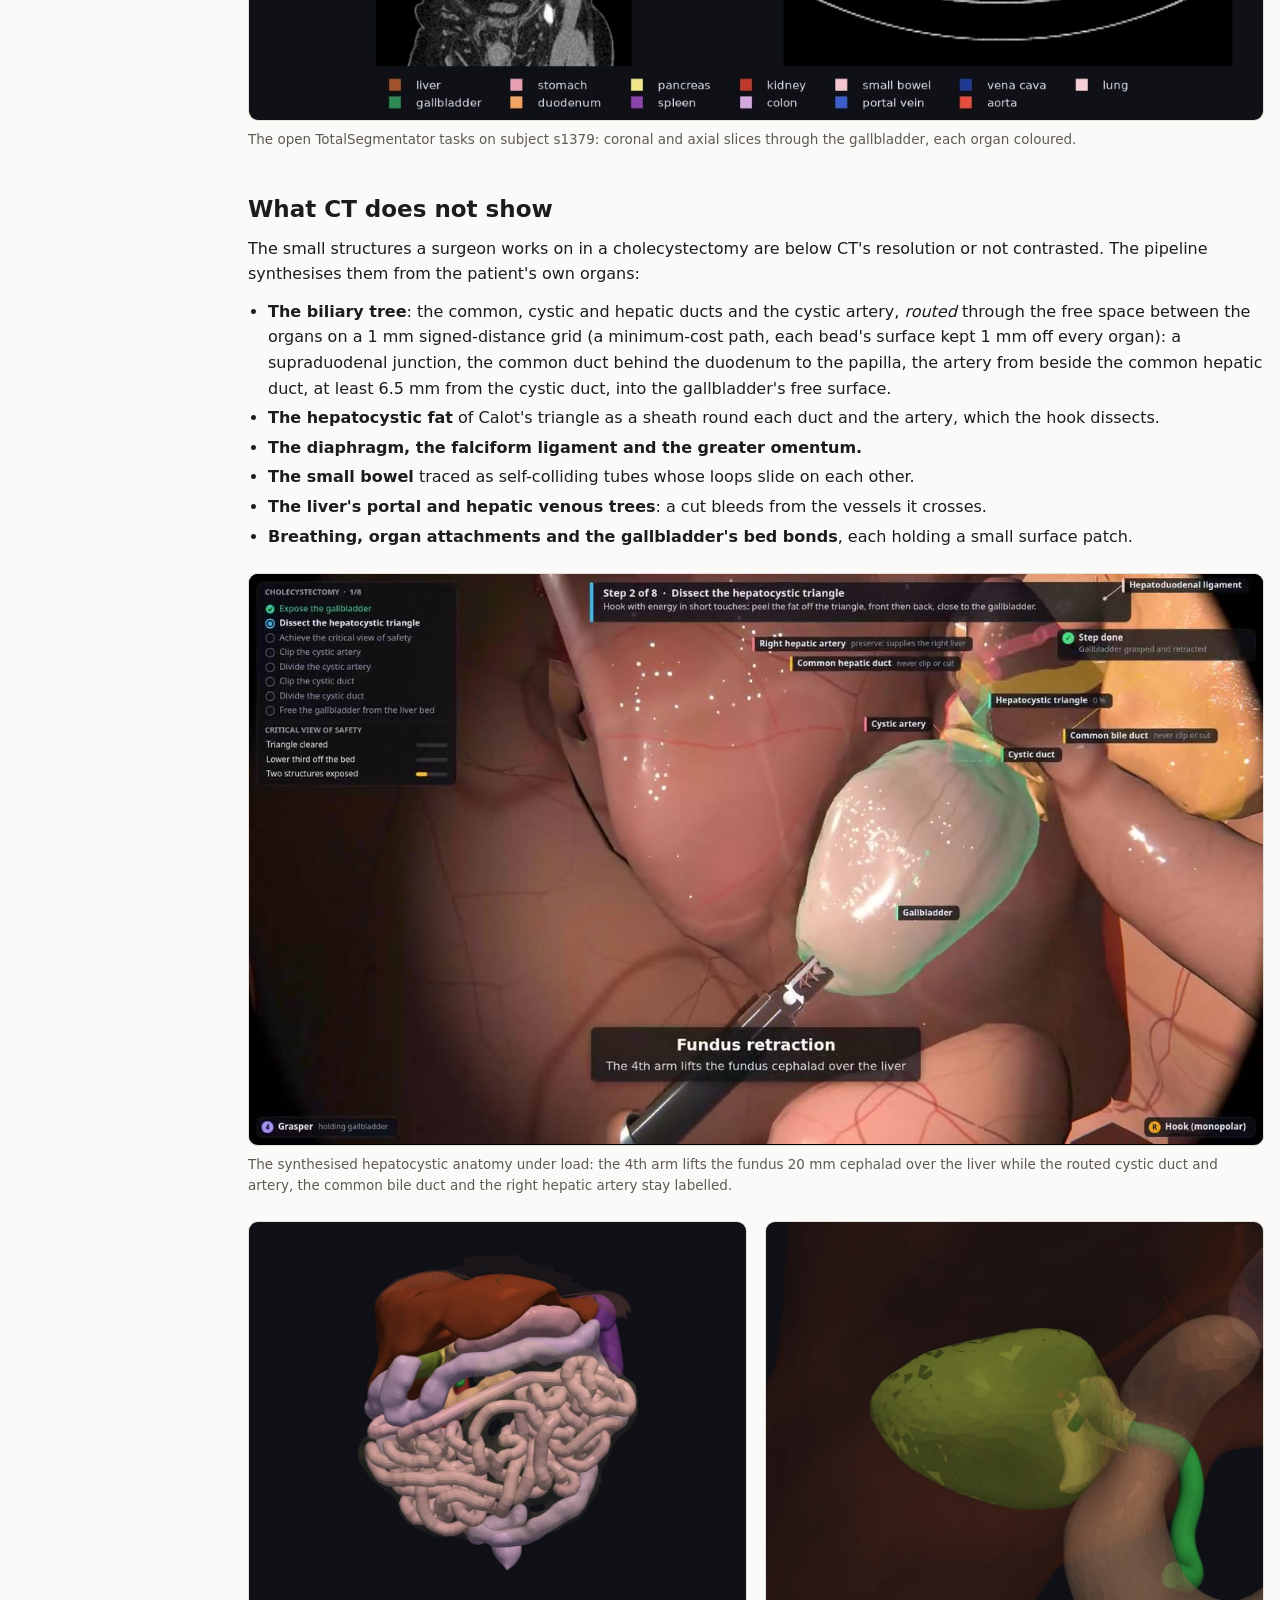
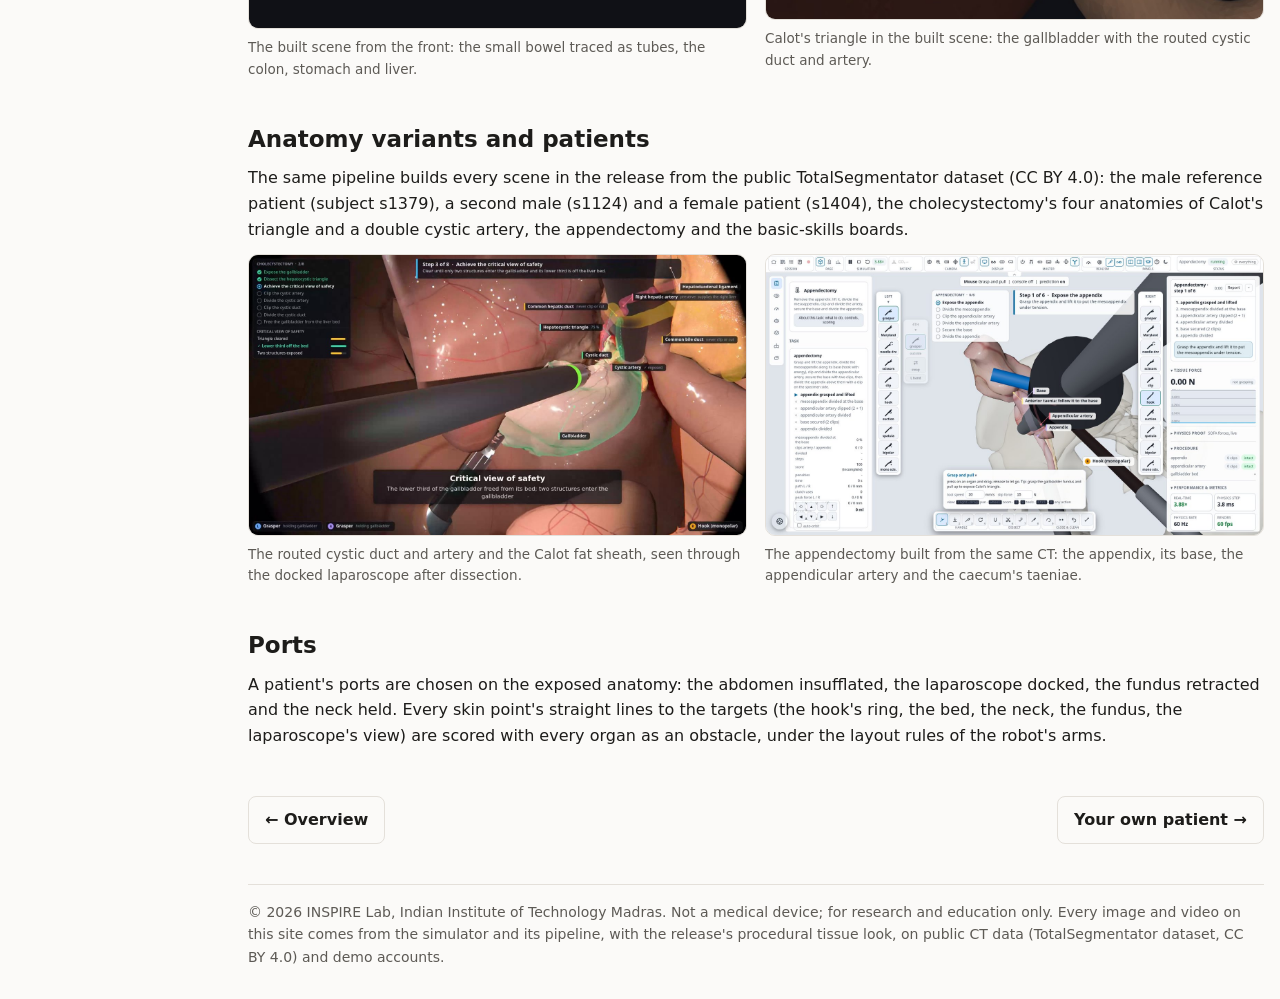
<file: pipeline.html>
<!doctype html>
<html lang="en">
<head>
<meta charset="utf-8">
<meta name="viewport" content="width=device-width, initial-scale=1">
<title>CT to patient scene · DH Surgical Twin</title>
<meta name="description" content="How a CT scan becomes a simulated abdomen: open TotalSegmentator tasks, fused labels, tetrahedral meshes and the anatomy CT does not show.">
<link rel="stylesheet" href="assets/site.css">
<script>try{var t=localStorage.getItem('dh-theme');if(t)document.documentElement.setAttribute('data-theme',t);}catch(e){}</script>
</head>
<body>
<div class="top"><div class="wrap"><a class="brand" href="index.html">DH Surgical Twin<small>Digital Human · INSPIRE Lab, IIT Madras</small></a>
<button class="theme" id="theme" type="button" aria-label="Switch light or dark theme">Dark</button></div></div>
<nav class="tabs" aria-label="Sections"><div class="wrap">
<a href="index.html">Overview</a>
<a href="pipeline.html" aria-current="page">CT to scene</a>
<a href="patients.html">Your own patient</a>
<a href="physics.html">Physics</a>
<a href="console.html">Robot console & masters</a>
<a href="training.html">Training & assessment</a>
<a href="teaching.html">Teaching layer</a>
<a href="streaming.html">Streaming & XR</a>
<a href="autonomy.html">Autonomy data</a>

</div></nav>
<main class="wrap">
<header class="page">
<h1>CT to patient scene</h1>
<p class="lead">One pipeline turns a contrast CT of the abdomen into a scene SOFA can run: the organs the CT shows,
segmented with the open TotalSegmentator tasks, and the structures it does not show, synthesised to fit between them.</p>
</header>

<figure class="ui"><img src="assets/img/ui_sim_chole.jpg" alt="The simulator page in its desk view: the reference patient's abdomen from CT, with the ducts, arteries and the hepatoduodenal ligament labelled" loading="lazy"><figcaption>The reference patient (subject s1379 of the TotalSegmentator dataset) in the simulator's desk view: organs from the CT, the synthesised ducts, cystic artery and fat, and the labels of the teaching layer.</figcaption></figure>

<h2>From voxels to meshes</h2>
<ul class="facts">
<li><b>Segment.</b> TotalSegmentator's open tasks only: <code>total</code> plus body, vertebrae, trunk cavities,
abdominal muscles, liver vessels, liver segments and lung vessels. No licensed task is used, so the trunk has no
separate skin or subcutaneous-fat labels and the heart is one label.</li>
<li><b>Fuse</b> the masks into one label map, extract surfaces and build tetrahedral meshes for every soft organ.</li>
<li><b>Check eligibility</b>: a liver of at least 500 ml and a gallbladder of at least 5 ml; liver, gallbladder,
duodenum and stomach found and not cut by the scan's edges.</li>
</ul>

<figure><img src="assets/img/pv_segmentation.jpg" alt="Coronal and axial CT slices through the gallbladder with the segmented organs coloured" loading="lazy"><figcaption>The open TotalSegmentator tasks on subject s1379: coronal and axial slices through the gallbladder, each organ coloured.</figcaption></figure>

<h2>What CT does not show</h2>
<p>The small structures a surgeon works on in a cholecystectomy are below CT's resolution or not contrasted. The
pipeline synthesises them from the patient's own organs:</p>
<ul class="facts">
<li><b>The biliary tree</b>: the common, cystic and hepatic ducts and the cystic artery, <em>routed</em> through
the free space between the organs on a 1 mm signed-distance grid (a minimum-cost path, each bead's surface kept
1 mm off every organ): a supraduodenal junction, the common duct behind the duodenum to the papilla, the artery
from beside the common hepatic duct, at least 6.5 mm from the cystic duct, into the gallbladder's free surface.</li>
<li><b>The hepatocystic fat</b> of Calot's triangle as a sheath round each duct and the artery, which the hook
dissects.</li>
<li><b>The diaphragm, the falciform ligament and the greater omentum.</b></li>
<li><b>The small bowel</b> traced as self-colliding tubes whose loops slide on each other.</li>
<li><b>The liver's portal and hepatic venous trees</b>: a cut bleeds from the vessels it crosses.</li>
<li><b>Breathing, organ attachments and the gallbladder's bed bonds</b>, each holding a small surface patch.</li>
</ul>

<figure><video src="assets/vid/v_retract.mp4" poster="assets/vid/v_retract.jpg" muted autoplay loop playsinline preload="none" aria-label="The laparoscope's view while the 4th arm lifts the gallbladder's fundus over the liver"></video><figcaption>The synthesised hepatocystic anatomy under load: the 4th arm lifts the fundus 20 mm cephalad over the liver while the routed cystic duct and artery, the common bile duct and the right hepatic artery stay labelled.</figcaption></figure>
<div class="grid2"><figure><img src="assets/img/pv_model.jpg" alt="The patient's scene from the front: liver, stomach, small bowel loops and colon" loading="lazy"><figcaption>The built scene from the front: the small bowel traced as tubes, the colon, stomach and liver.</figcaption></figure><figure><img src="assets/img/pv_triangle.jpg" alt="Close view of Calot's triangle: the gallbladder, the cystic duct and the cystic artery" loading="lazy"><figcaption>Calot's triangle in the built scene: the gallbladder with the routed cystic duct and artery.</figcaption></figure></div>

<h2>Anatomy variants and patients</h2>
<p>The same pipeline builds every scene in the release from the public TotalSegmentator dataset (CC BY 4.0): the
male reference patient (subject s1379), a second male (s1124) and a female patient (s1404), the cholecystectomy's
four anatomies of Calot's triangle and a double cystic artery, the appendectomy and the basic-skills boards.</p>
<div class="grid2"><figure><img src="assets/img/te_cvs.jpg" alt="Laparoscope view of the cleared hepatocystic triangle with cystic duct and artery labelled" loading="lazy"><figcaption>The routed cystic duct and artery and the Calot fat sheath, seen through the docked laparoscope after dissection.</figcaption></figure><figure class="ui"><img src="assets/img/ui_sim_appy.jpg" alt="The appendectomy scene in the desk view: caecum, appendix, its base and the appendicular artery labelled" loading="lazy"><figcaption>The appendectomy built from the same CT: the appendix, its base, the appendicular artery and the caecum's taeniae.</figcaption></figure></div>

<h2>Ports</h2>
<p>A patient's ports are chosen on the exposed anatomy: the abdomen insufflated, the laparoscope docked, the fundus
retracted and the neck held. Every skin point's straight lines to the targets (the hook's ring, the bed, the neck,
the fundus, the laparoscope's view) are scored with every organ as an obstacle, under the layout rules of the robot's
arms.</p>
<div class="next"><a class="btn" href="index.html">← Overview</a><a class="btn" href="patients.html">Your own patient →</a></div>
<footer>© 2026 INSPIRE Lab, Indian Institute of Technology Madras. Not a medical device; for research and education only.
Every image and video on this site comes from the simulator and its pipeline, with the release's procedural tissue look, on public
CT data (TotalSegmentator dataset, CC BY 4.0) and demo accounts.</footer>
</main>
<script src="assets/site.js"></script>
</body>
</html>
</file>
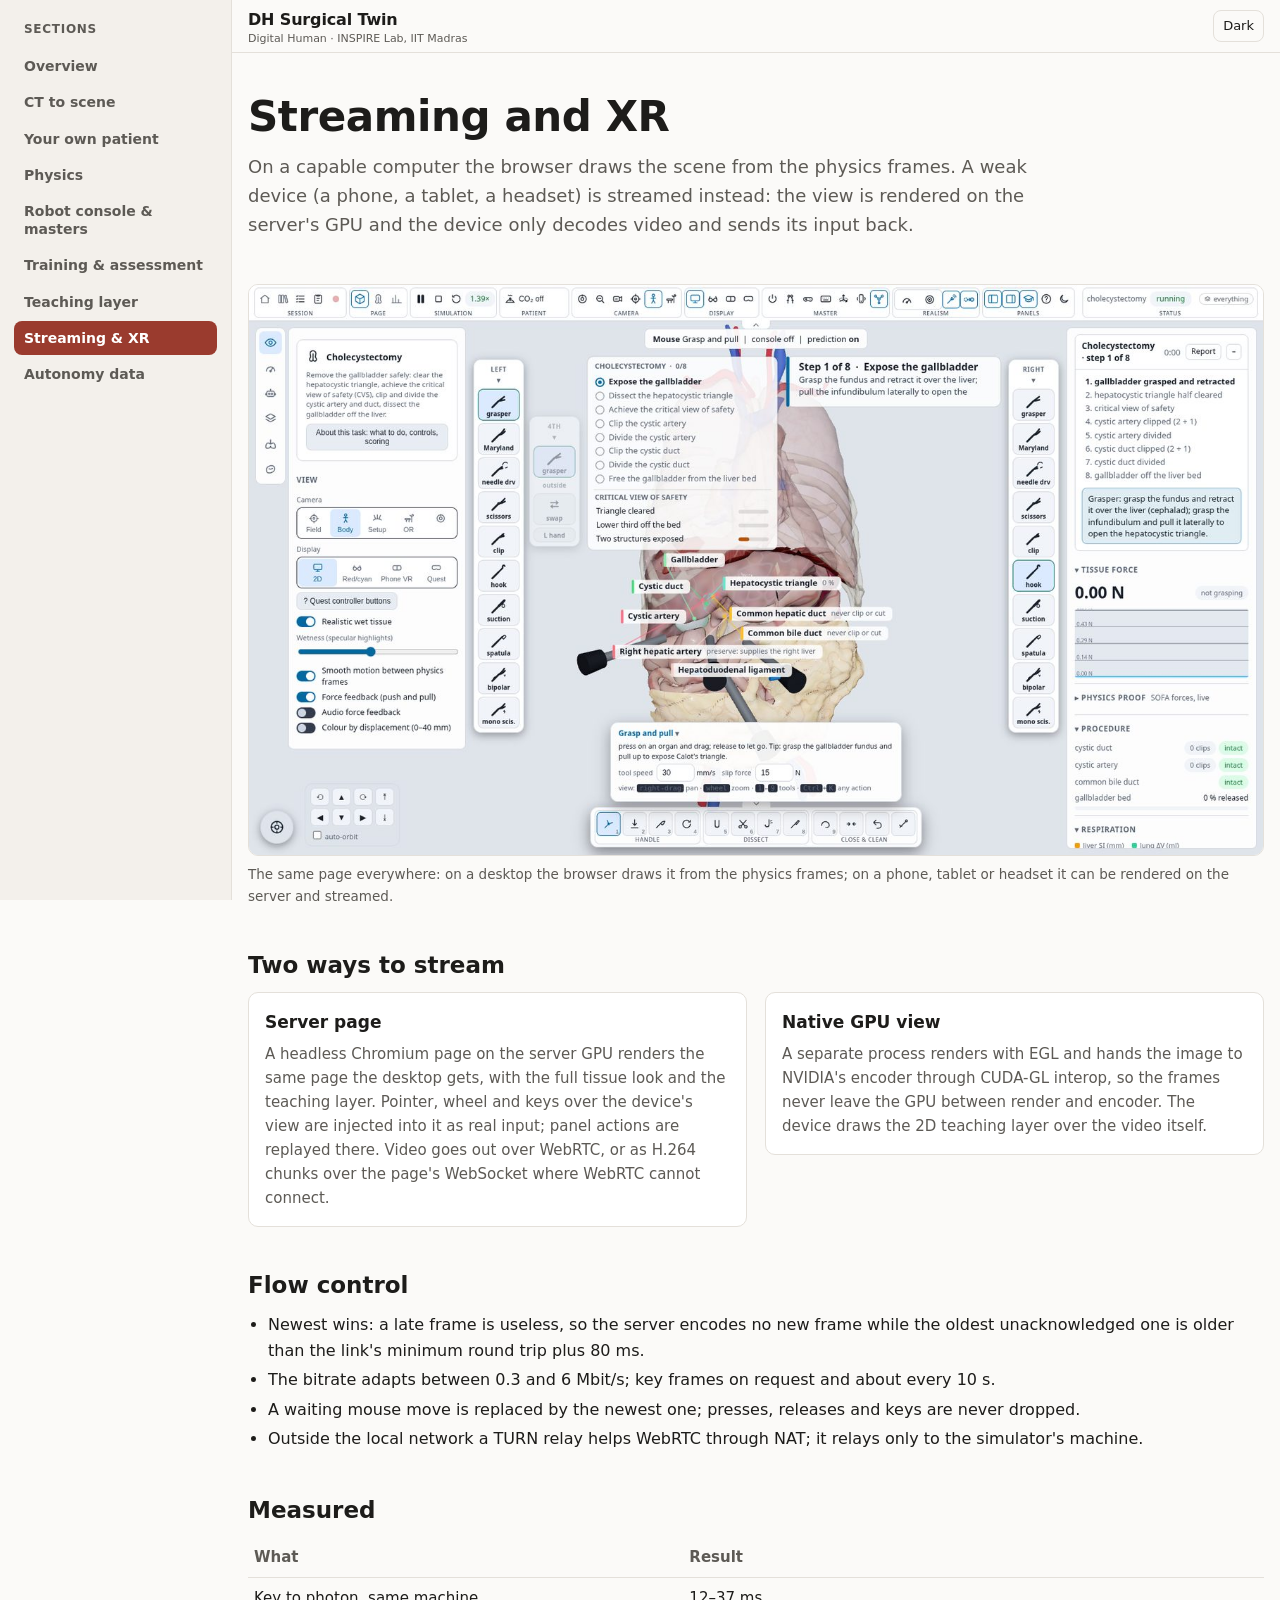
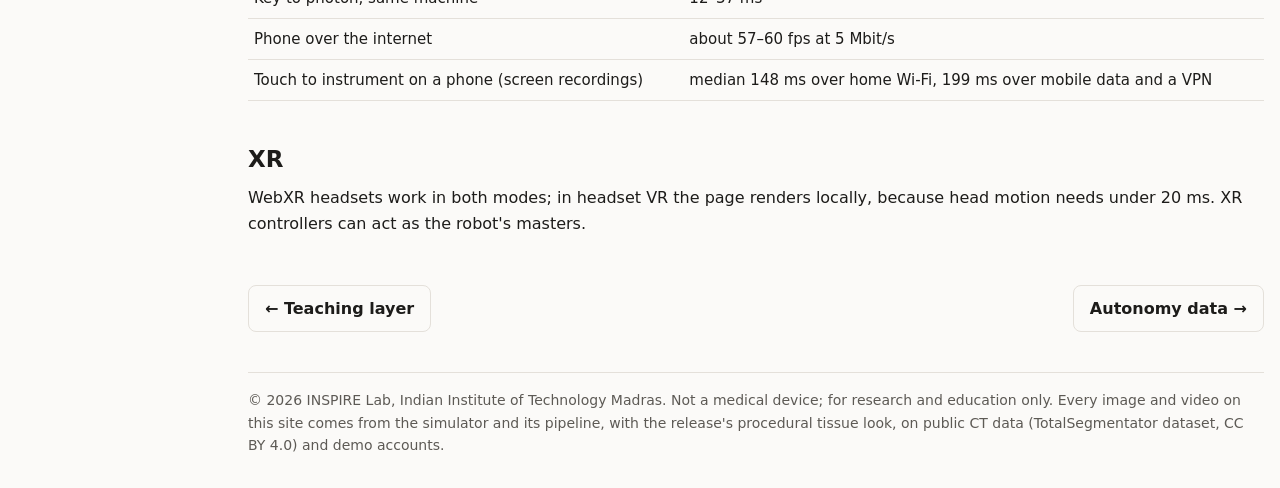
<file: streaming.html>
<!doctype html>
<html lang="en">
<head>
<meta charset="utf-8">
<meta name="viewport" content="width=device-width, initial-scale=1">
<title>Streaming and XR · DH Surgical Twin</title>
<meta name="description" content="The browser renders the scene itself on a capable machine; phones, tablets and headsets can be streamed from the server's GPU instead, over WebRTC or from the native GPU view.">
<link rel="stylesheet" href="assets/site.css">
<script>try{var t=localStorage.getItem('dh-theme');if(t)document.documentElement.setAttribute('data-theme',t);}catch(e){}</script>
</head>
<body>
<div class="top"><div class="wrap"><a class="brand" href="index.html">DH Surgical Twin<small>Digital Human · INSPIRE Lab, IIT Madras</small></a>
<button class="theme" id="theme" type="button" aria-label="Switch light or dark theme">Dark</button></div></div>
<nav class="tabs" aria-label="Sections"><div class="wrap">
<a href="index.html">Overview</a>
<a href="pipeline.html">CT to scene</a>
<a href="patients.html">Your own patient</a>
<a href="physics.html">Physics</a>
<a href="console.html">Robot console & masters</a>
<a href="training.html">Training & assessment</a>
<a href="teaching.html">Teaching layer</a>
<a href="streaming.html" aria-current="page">Streaming & XR</a>
<a href="autonomy.html">Autonomy data</a>

</div></nav>
<main class="wrap">
<header class="page">
<h1>Streaming and XR</h1>
<p class="lead">On a capable computer the browser draws the scene from the physics frames. A weak device (a phone, a
tablet, a headset) is streamed instead: the view is rendered on the server's GPU and the device only decodes video
and sends its input back.</p>
</header>

<figure class="ui"><img src="assets/img/ui_sim_chole.jpg" alt="The simulator page as a desktop browser draws it" loading="lazy"><figcaption>The same page everywhere: on a desktop the browser draws it from the physics frames; on a phone, tablet or headset it can be rendered on the server and streamed.</figcaption></figure>

<h2>Two ways to stream</h2>
<div class="grid2">
<div class="card"><h3>Server page</h3><p>A headless Chromium page on the server GPU renders the same page the
desktop gets, with the full tissue look and the teaching layer. Pointer, wheel and keys over the device's view are
injected into it as real input; panel actions are replayed there. Video goes out over WebRTC, or as H.264 chunks over
the page's WebSocket where WebRTC cannot connect.</p></div>
<div class="card"><h3>Native GPU view</h3><p>A separate process renders with EGL and hands the image to NVIDIA's
encoder through CUDA-GL interop, so the frames never leave the GPU between render and encoder. The device draws the 2D
teaching layer over the video itself.</p></div>
</div>

<h2>Flow control</h2>
<ul class="facts">
<li>Newest wins: a late frame is useless, so the server encodes no new frame while the oldest unacknowledged one is
older than the link's minimum round trip plus 80 ms.</li>
<li>The bitrate adapts between 0.3 and 6 Mbit/s; key frames on request and about every 10 s.</li>
<li>A waiting mouse move is replaced by the newest one; presses, releases and keys are never dropped.</li>
<li>Outside the local network a TURN relay helps WebRTC through NAT; it relays only to the simulator's machine.</li>
</ul>

<h2>Measured</h2>
<div class="tw"><table>
<tr><th>What</th><th>Result</th></tr>
<tr><td>Key to photon, same machine</td><td>12–37 ms</td></tr>
<tr><td>Phone over the internet</td><td>about 57–60 fps at 5 Mbit/s</td></tr>
<tr><td>Touch to instrument on a phone (screen recordings)</td><td>median 148 ms over home Wi-Fi, 199 ms over mobile data and a VPN</td></tr>
</table></div>

<h2>XR</h2>
<p>WebXR headsets work in both modes; in headset VR the page renders locally, because head motion needs under 20 ms.
XR controllers can act as the robot's masters.</p>
<div class="next"><a class="btn" href="teaching.html">← Teaching layer</a><a class="btn" href="autonomy.html">Autonomy data →</a></div>
<footer>© 2026 INSPIRE Lab, Indian Institute of Technology Madras. Not a medical device; for research and education only.
Every image and video on this site comes from the simulator and its pipeline, with the release's procedural tissue look, on public
CT data (TotalSegmentator dataset, CC BY 4.0) and demo accounts.</footer>
</main>
<script src="assets/site.js"></script>
</body>
</html>
</file>
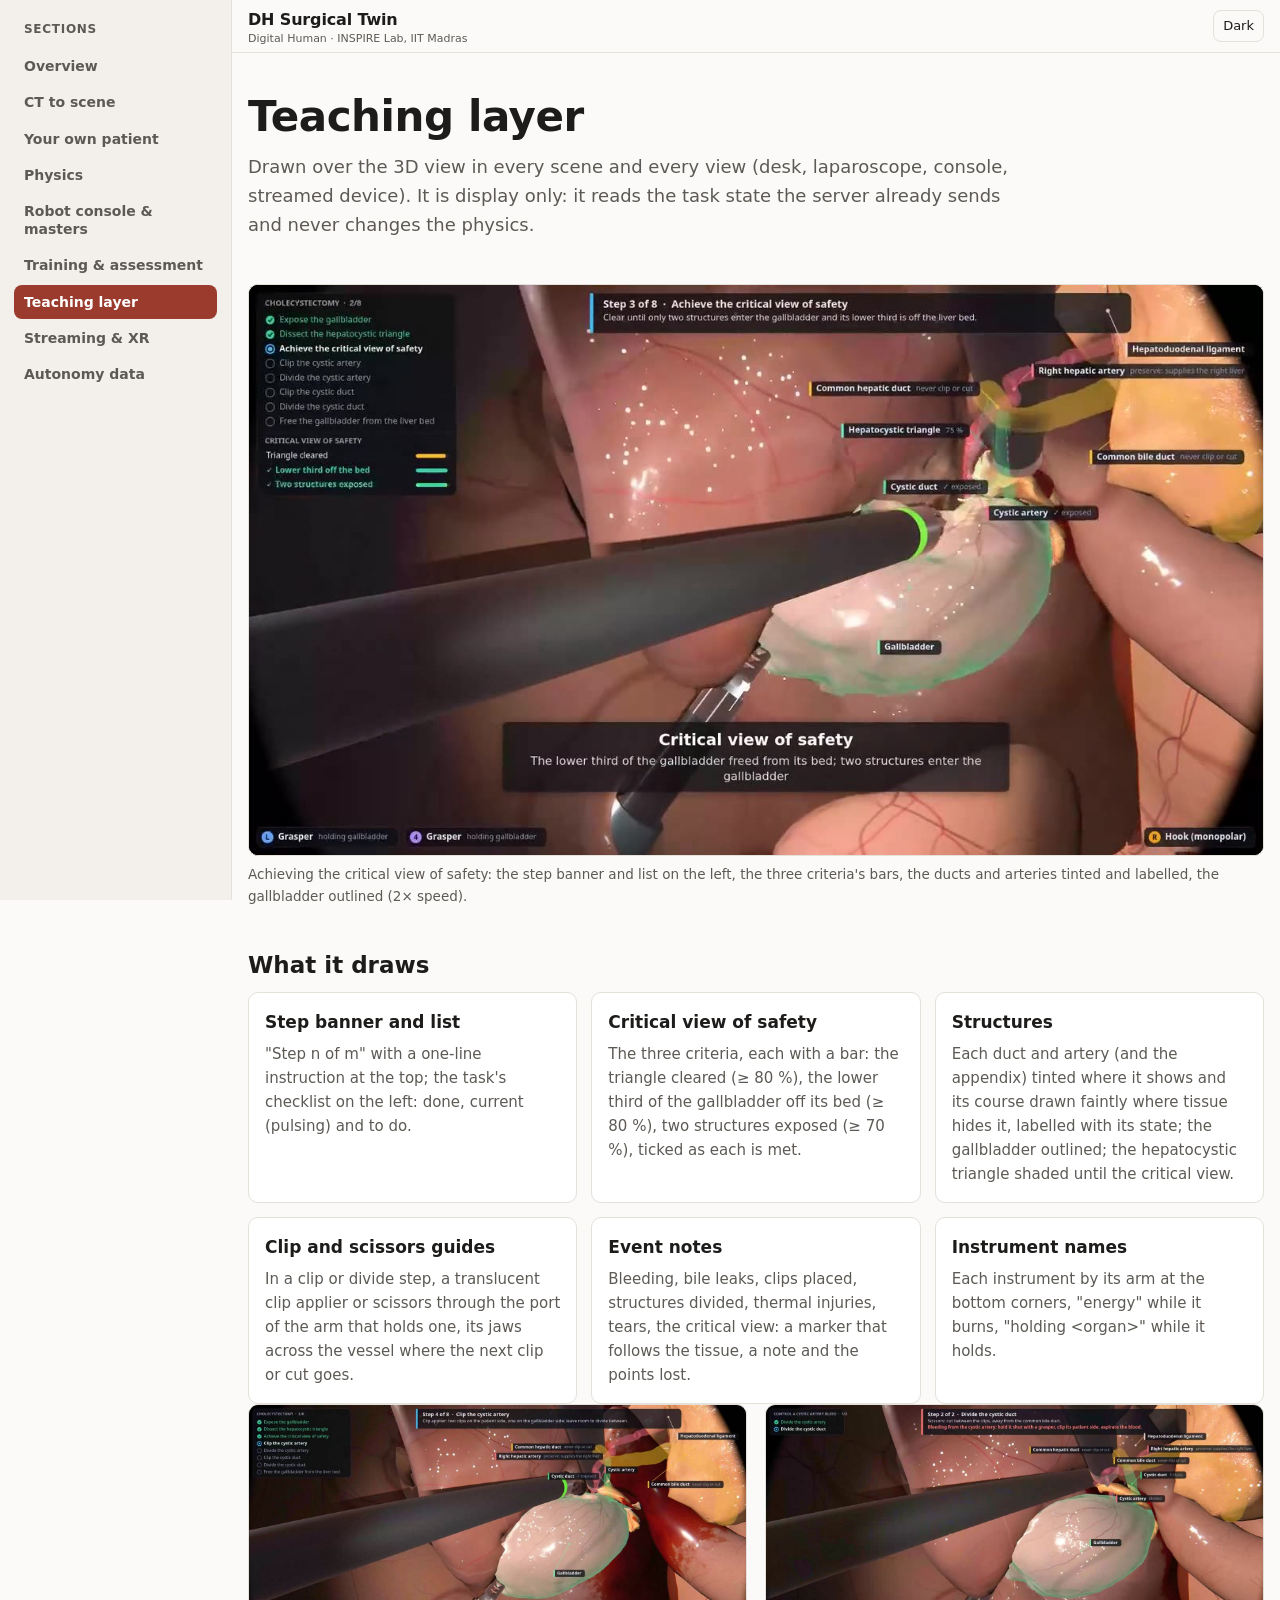
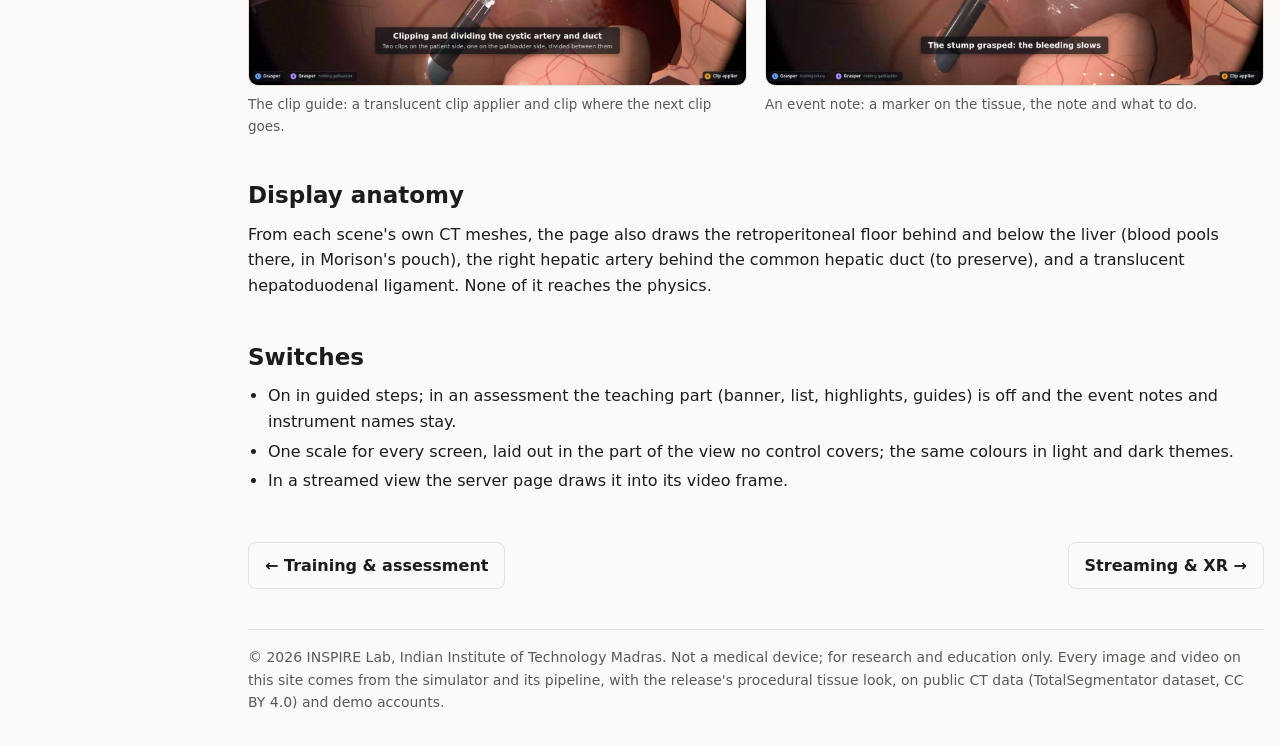
<file: teaching.html>
<!doctype html>
<html lang="en">
<head>
<meta charset="utf-8">
<meta name="viewport" content="width=device-width, initial-scale=1">
<title>Teaching layer · DH Surgical Twin</title>
<meta name="description" content="The step banner and checklist, the critical view of safety's criteria, tinted structures with their hidden course, clip and scissors guides, and event notes drawn over the laparoscope's view.">
<link rel="stylesheet" href="assets/site.css">
<script>try{var t=localStorage.getItem('dh-theme');if(t)document.documentElement.setAttribute('data-theme',t);}catch(e){}</script>
</head>
<body>
<div class="top"><div class="wrap"><a class="brand" href="index.html">DH Surgical Twin<small>Digital Human · INSPIRE Lab, IIT Madras</small></a>
<button class="theme" id="theme" type="button" aria-label="Switch light or dark theme">Dark</button></div></div>
<nav class="tabs" aria-label="Sections"><div class="wrap">
<a href="index.html">Overview</a>
<a href="pipeline.html">CT to scene</a>
<a href="patients.html">Your own patient</a>
<a href="physics.html">Physics</a>
<a href="console.html">Robot console & masters</a>
<a href="training.html">Training & assessment</a>
<a href="teaching.html" aria-current="page">Teaching layer</a>
<a href="streaming.html">Streaming & XR</a>
<a href="autonomy.html">Autonomy data</a>

</div></nav>
<main class="wrap">
<header class="page">
<h1>Teaching layer</h1>
<p class="lead">Drawn over the 3D view in every scene and every view (desk, laparoscope, console, streamed device).
It is display only: it reads the task state the server already sends and never changes the physics.</p>
</header>

<figure><video src="assets/vid/v_cvs.mp4" poster="assets/vid/v_cvs.jpg" muted autoplay loop playsinline preload="none" aria-label="The laparoscope view with the step banner, the step list, the critical view of safety bars and labelled structures while the hook dissects"></video><figcaption>Achieving the critical view of safety: the step banner and list on the left, the three criteria's bars, the ducts and arteries tinted and labelled, the gallbladder outlined (2× speed).</figcaption></figure>

<h2>What it draws</h2>
<div class="grid">
<div class="card"><h3>Step banner and list</h3><p>"Step n of m" with a one-line instruction at the top; the
task's checklist on the left: done, current (pulsing) and to do.</p></div>
<div class="card"><h3>Critical view of safety</h3><p>The three criteria, each with a bar: the triangle cleared
(≥ 80 %), the lower third of the gallbladder off its bed (≥ 80 %), two structures exposed (≥ 70 %), ticked as each is
met.</p></div>
<div class="card"><h3>Structures</h3><p>Each duct and artery (and the appendix) tinted where it shows and its
course drawn faintly where tissue hides it, labelled with its state; the gallbladder outlined; the hepatocystic
triangle shaded until the critical view.</p></div>
<div class="card"><h3>Clip and scissors guides</h3><p>In a clip or divide step, a translucent clip applier or
scissors through the port of the arm that holds one, its jaws across the vessel where the next clip or cut goes.</p></div>
<div class="card"><h3>Event notes</h3><p>Bleeding, bile leaks, clips placed, structures divided, thermal injuries,
tears, the critical view: a marker that follows the tissue, a note and the points lost.</p></div>
<div class="card"><h3>Instrument names</h3><p>Each instrument by its arm at the bottom corners, "energy" while it
burns, "holding &lt;organ&gt;" while it holds.</p></div>
</div>

<div class="grid2"><figure><img src="assets/img/te_clip.jpg" alt="A hologram clip applier and clip shown where the next clip goes on the cystic artery" loading="lazy"><figcaption>The clip guide: a translucent clip applier and clip where the next clip goes.</figcaption></figure><figure><img src="assets/img/te_event.jpg" alt="An event note for an adverse event: the clips slipped off the artery stump" loading="lazy"><figcaption>An event note: a marker on the tissue, the note and what to do.</figcaption></figure></div>

<h2>Display anatomy</h2>
<p>From each scene's own CT meshes, the page also draws the retroperitoneal floor behind and below the liver (blood
pools there, in Morison's pouch), the right hepatic artery behind the common hepatic duct (to preserve), and a
translucent hepatoduodenal ligament. None of it reaches the physics.</p>

<h2>Switches</h2>
<ul class="facts">
<li>On in guided steps; in an assessment the teaching part (banner, list, highlights, guides) is off and the event
notes and instrument names stay.</li>
<li>One scale for every screen, laid out in the part of the view no control covers; the same colours in light and
dark themes.</li>
<li>In a streamed view the server page draws it into its video frame.</li>
</ul>
<div class="next"><a class="btn" href="training.html">← Training & assessment</a><a class="btn" href="streaming.html">Streaming & XR →</a></div>
<footer>© 2026 INSPIRE Lab, Indian Institute of Technology Madras. Not a medical device; for research and education only.
Every image and video on this site comes from the simulator and its pipeline, with the release's procedural tissue look, on public
CT data (TotalSegmentator dataset, CC BY 4.0) and demo accounts.</footer>
</main>
<script src="assets/site.js"></script>
</body>
</html>
</file>
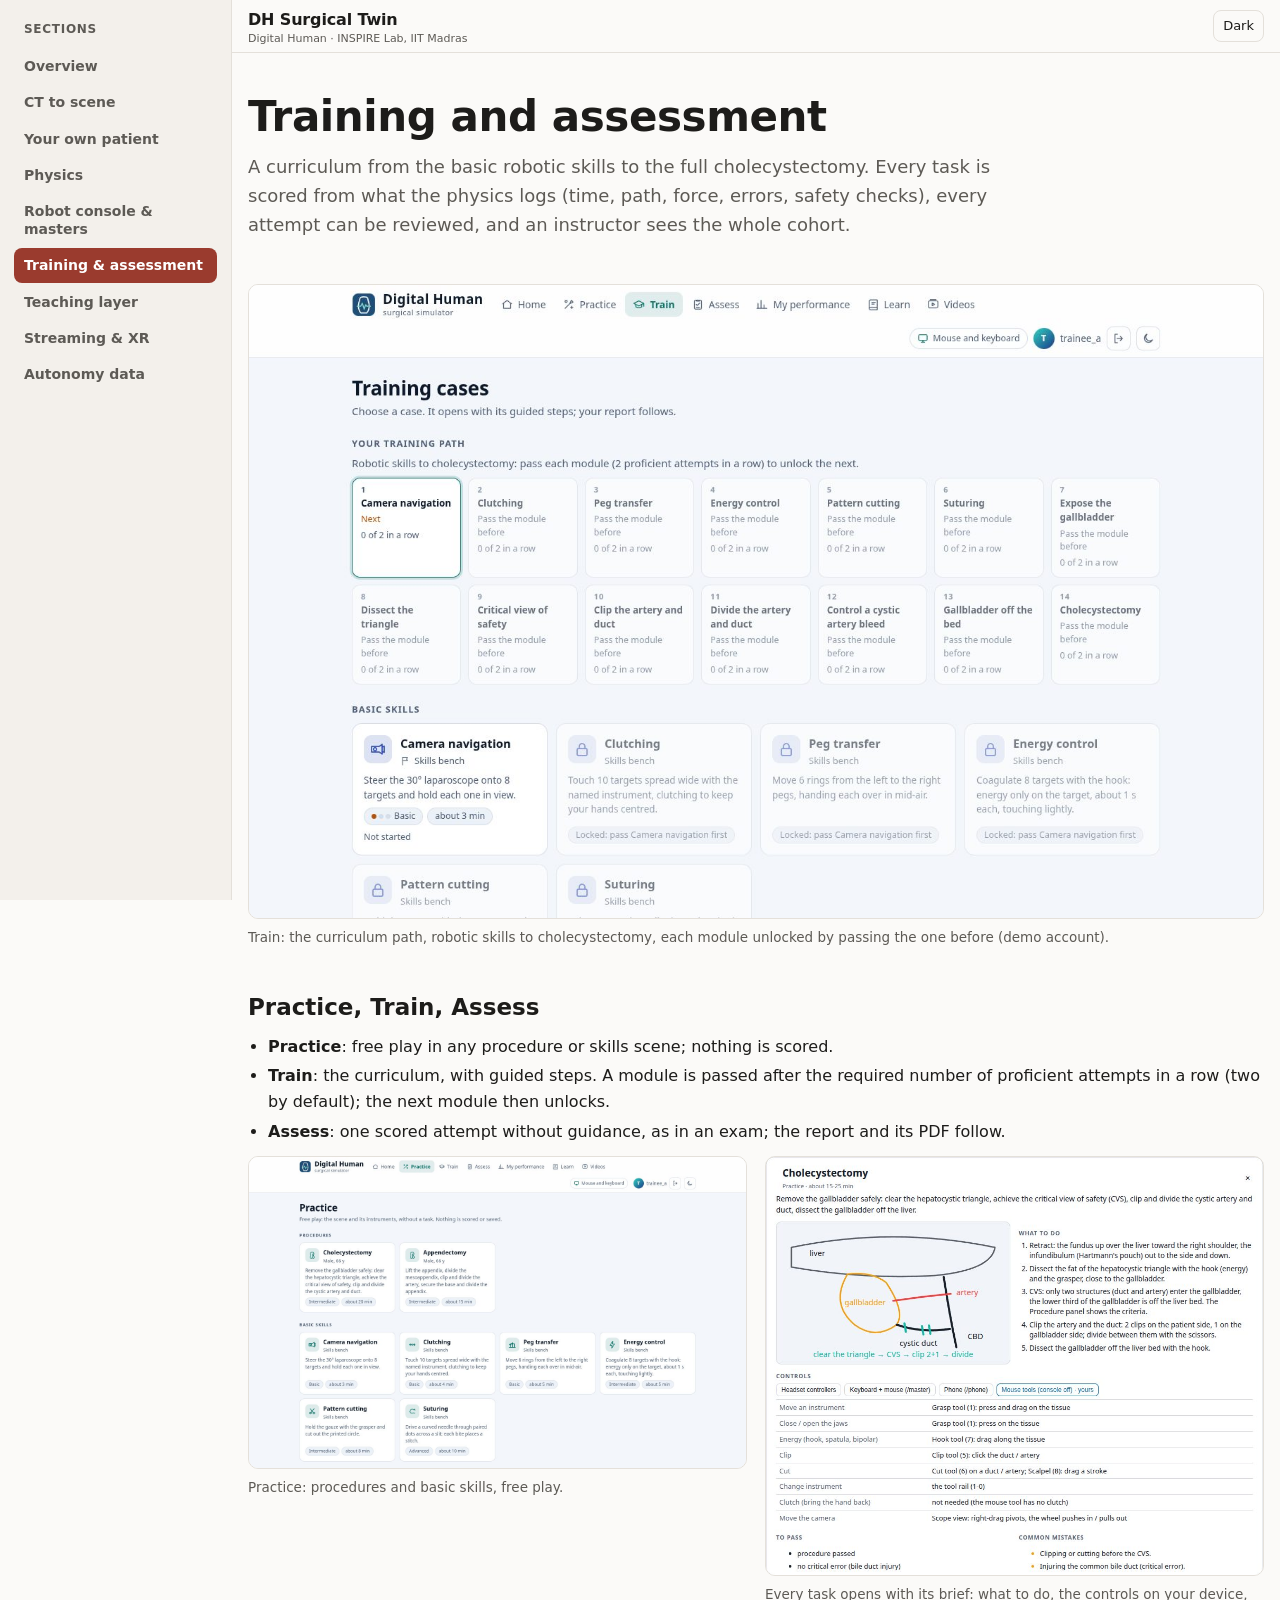
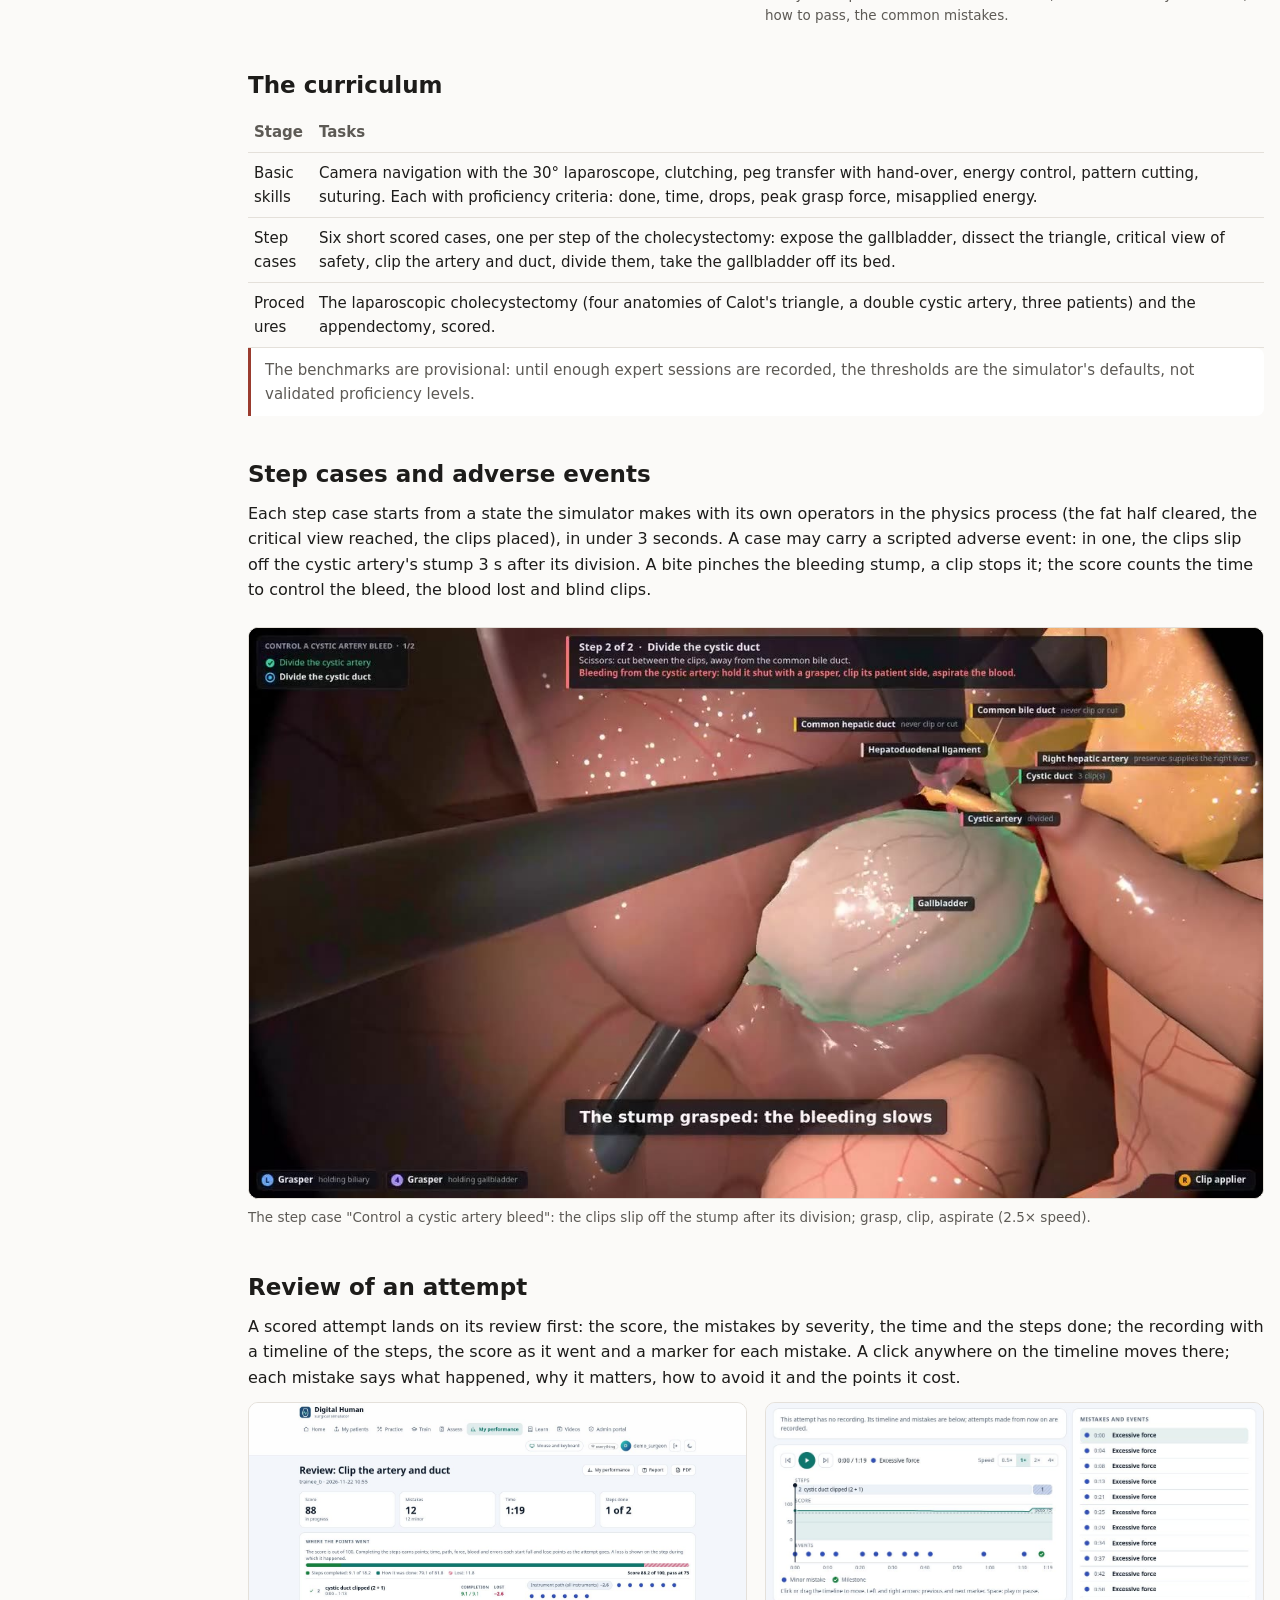
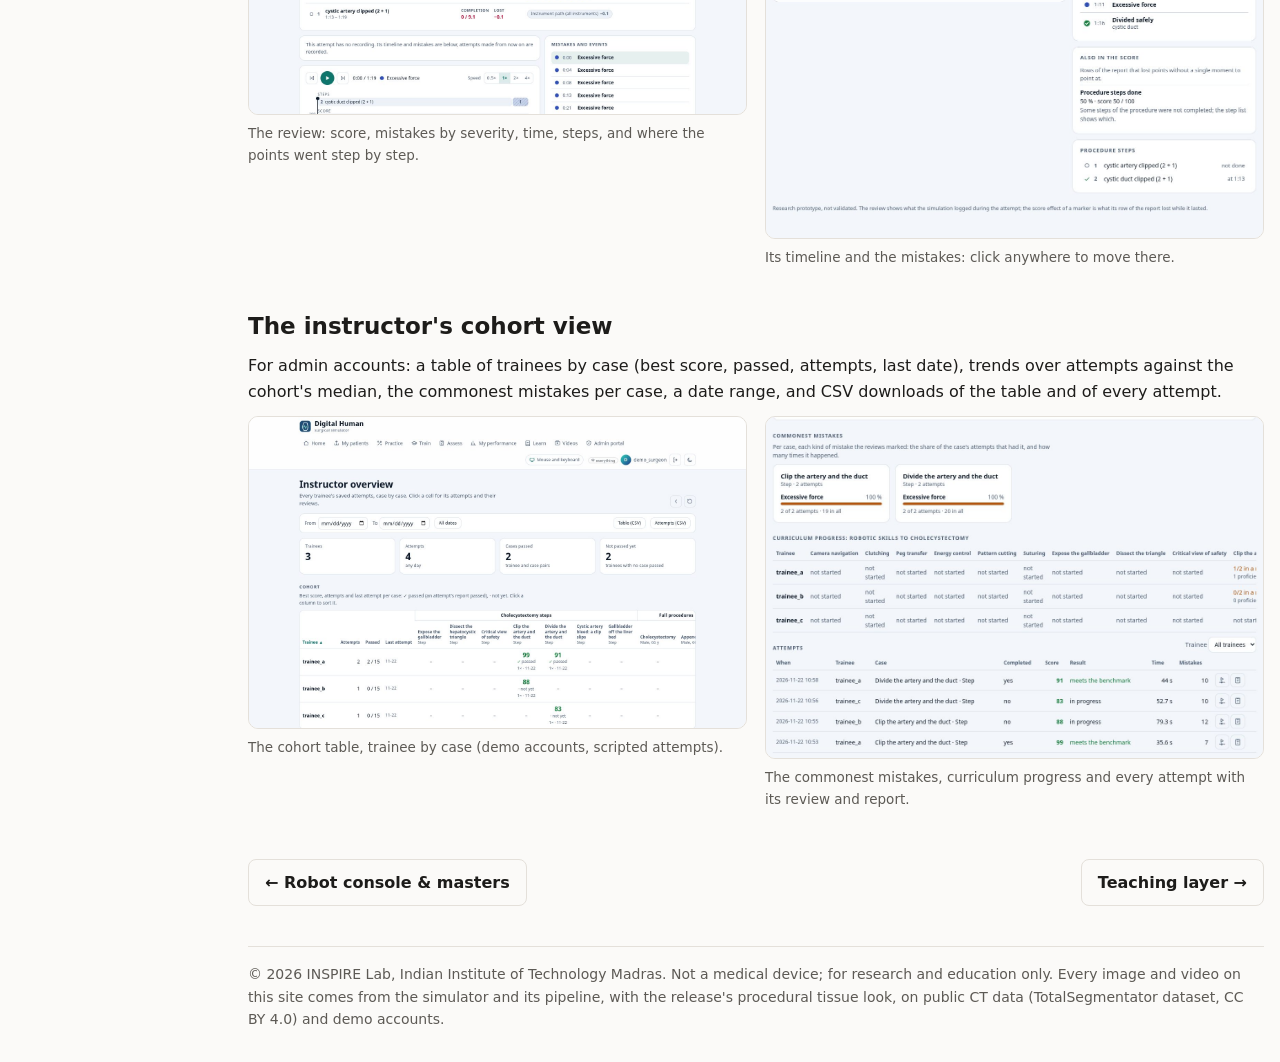
<file: training.html>
<!doctype html>
<html lang="en">
<head>
<meta charset="utf-8">
<meta name="viewport" content="width=device-width, initial-scale=1">
<title>Training and assessment · DH Surgical Twin</title>
<meta name="description" content="A proficiency curriculum from basic robotic skills to a scored cholecystectomy, step cases with adverse events, attempt review and the instructor's cohort view.">
<link rel="stylesheet" href="assets/site.css">
<script>try{var t=localStorage.getItem('dh-theme');if(t)document.documentElement.setAttribute('data-theme',t);}catch(e){}</script>
</head>
<body>
<div class="top"><div class="wrap"><a class="brand" href="index.html">DH Surgical Twin<small>Digital Human · INSPIRE Lab, IIT Madras</small></a>
<button class="theme" id="theme" type="button" aria-label="Switch light or dark theme">Dark</button></div></div>
<nav class="tabs" aria-label="Sections"><div class="wrap">
<a href="index.html">Overview</a>
<a href="pipeline.html">CT to scene</a>
<a href="patients.html">Your own patient</a>
<a href="physics.html">Physics</a>
<a href="console.html">Robot console & masters</a>
<a href="training.html" aria-current="page">Training & assessment</a>
<a href="teaching.html">Teaching layer</a>
<a href="streaming.html">Streaming & XR</a>
<a href="autonomy.html">Autonomy data</a>

</div></nav>
<main class="wrap">
<header class="page">
<h1>Training and assessment</h1>
<p class="lead">A curriculum from the basic robotic skills to the full cholecystectomy. Every task is scored from what
the physics logs (time, path, force, errors, safety checks), every attempt can be reviewed, and an instructor sees the
whole cohort.</p>
</header>

<figure class="ui"><img src="assets/img/ui_train.jpg" alt="The Train page: the curriculum path from camera navigation to cholecystectomy and the basic-skills cards" loading="lazy"><figcaption>Train: the curriculum path, robotic skills to cholecystectomy, each module unlocked by passing the one before (demo account).</figcaption></figure>

<h2>Practice, Train, Assess</h2>
<ul class="facts">
<li><b>Practice</b>: free play in any procedure or skills scene; nothing is scored.</li>
<li><b>Train</b>: the curriculum, with guided steps. A module is passed after the required number of proficient
attempts in a row (two by default); the next module then unlocks.</li>
<li><b>Assess</b>: one scored attempt without guidance, as in an exam; the report and its PDF follow.</li>
</ul>
<div class="grid2"><figure class="ui"><img src="assets/img/ui_practice.jpg" alt="The Practice page listing procedures and basic skills" loading="lazy"><figcaption>Practice: procedures and basic skills, free play.</figcaption></figure><figure class="ui"><img src="assets/img/brief_chole.jpg" alt="The cholecystectomy task brief: a sketch of the steps, what to do, controls, how to pass and common mistakes" loading="lazy"><figcaption>Every task opens with its brief: what to do, the controls on your device, how to pass, the common mistakes.</figcaption></figure></div>

<h2>The curriculum</h2>
<div class="tw"><table>
<tr><th>Stage</th><th>Tasks</th></tr>
<tr><td>Basic skills</td><td>Camera navigation with the 30° laparoscope, clutching, peg transfer with hand-over,
energy control, pattern cutting, suturing. Each with proficiency criteria: done, time, drops, peak grasp force,
misapplied energy.</td></tr>
<tr><td>Step cases</td><td>Six short scored cases, one per step of the cholecystectomy: expose the gallbladder, dissect
the triangle, critical view of safety, clip the artery and duct, divide them, take the gallbladder off its bed.</td></tr>
<tr><td>Procedures</td><td>The laparoscopic cholecystectomy (four anatomies of Calot's triangle, a double cystic
artery, three patients) and the appendectomy, scored.</td></tr>
</table></div>
<p class="note">The benchmarks are provisional: until enough expert sessions are recorded, the thresholds are the
simulator's defaults, not validated proficiency levels.</p>

<h2>Step cases and adverse events</h2>
<p>Each step case starts from a state the simulator makes with its own operators in the physics process (the fat
half cleared, the critical view reached, the clips placed), in under 3 seconds. A case may carry a scripted adverse
event: in one, the clips slip off the cystic artery's stump 3 s after its division. A bite pinches the bleeding stump,
a clip stops it; the score counts the time to control the bleed, the blood lost and blind clips.</p>
<figure><video src="assets/vid/v_bleed.mp4" poster="assets/vid/v_bleed.jpg" muted autoplay loop playsinline preload="none" aria-label="Step case with an adverse event: the clips slip off the cystic artery stump, which is grasped and clipped"></video><figcaption>The step case "Control a cystic artery bleed": the clips slip off the stump after its division; grasp, clip, aspirate (2.5× speed).</figcaption></figure>

<h2>Review of an attempt</h2>
<p>A scored attempt lands on its review first: the score, the mistakes by severity, the time and the steps done; the
recording with a timeline of the steps, the score as it went and a marker for each mistake. A click anywhere on the
timeline moves there; each mistake says what happened, why it matters, how to avoid it and the points it cost.</p>
<div class="grid2"><figure class="ui"><img src="assets/img/ui_review.jpg" alt="The review of an attempt: score, mistakes, time, steps done and where the points went" loading="lazy"><figcaption>The review: score, mistakes by severity, time, steps, and where the points went step by step.</figcaption></figure><figure class="ui"><img src="assets/img/ui_review_timeline.jpg" alt="The review's timeline with steps, score and mistake markers, and the list of mistakes" loading="lazy"><figcaption>Its timeline and the mistakes: click anywhere to move there.</figcaption></figure></div>

<h2>The instructor's cohort view</h2>
<p>For admin accounts: a table of trainees by case (best score, passed, attempts, last date), trends over attempts
against the cohort's median, the commonest mistakes per case, a date range, and CSV downloads of the table and of
every attempt.</p>
<div class="grid2"><figure class="ui"><img src="assets/img/ui_instructor.jpg" alt="The instructor overview: date range, totals and the cohort table of trainees by case" loading="lazy"><figcaption>The cohort table, trainee by case (demo accounts, scripted attempts).</figcaption></figure><figure class="ui"><img src="assets/img/ui_instructor_trends.jpg" alt="The commonest mistakes per case, the curriculum progress and the attempts list" loading="lazy"><figcaption>The commonest mistakes, curriculum progress and every attempt with its review and report.</figcaption></figure></div>
<div class="next"><a class="btn" href="console.html">← Robot console & masters</a><a class="btn" href="teaching.html">Teaching layer →</a></div>
<footer>© 2026 INSPIRE Lab, Indian Institute of Technology Madras. Not a medical device; for research and education only.
Every image and video on this site comes from the simulator and its pipeline, with the release's procedural tissue look, on public
CT data (TotalSegmentator dataset, CC BY 4.0) and demo accounts.</footer>
</main>
<script src="assets/site.js"></script>
</body>
</html>
</file>
<file: assets/site.css>
:root{--bg:#fbfaf8;--fg:#1d1c1a;--muted:#5d5a55;--line:#e4e0da;--card:#ffffff;--accent:#9a3b2e;--accent-fg:#fff;--code:#f2efea;--tab:#f3f0eb;
  --d-phys:#e9f1ee;--d-phys-s:#3f7a66;--d-web:#eef0f7;--d-web-s:#4b5a96;--d-data:#f6efe5;--d-data-s:#9a6a2e;--d-cli:#f5ecee;--d-cli-s:#9a3b55;--d-opt:#f2f2f2;--d-opt-s:#8a8a8a}
@media (prefers-color-scheme:dark){:root:not([data-theme="light"]){--bg:#141312;--fg:#ece9e4;--muted:#a19c95;--line:#2c2a27;--card:#1c1b19;--accent:#e08a74;--accent-fg:#1a0f0c;--code:#24221f;--tab:#1f1d1b;
  --d-phys:#16231f;--d-phys-s:#6fb59b;--d-web:#181b26;--d-web-s:#8f9be0;--d-data:#251e15;--d-data-s:#d6a565;--d-cli:#261a1d;--d-cli-s:#e08aa3;--d-opt:#202020;--d-opt-s:#8a8a8a}}
:root[data-theme="dark"]{--bg:#141312;--fg:#ece9e4;--muted:#a19c95;--line:#2c2a27;--card:#1c1b19;--accent:#e08a74;--accent-fg:#1a0f0c;--code:#24221f;--tab:#1f1d1b;
  --d-phys:#16231f;--d-phys-s:#6fb59b;--d-web:#181b26;--d-web-s:#8f9be0;--d-data:#251e15;--d-data-s:#d6a565;--d-cli:#261a1d;--d-cli-s:#e08aa3;--d-opt:#202020;--d-opt-s:#8a8a8a}
*{box-sizing:border-box}
html{-webkit-text-size-adjust:100%}
body{margin:0;background:var(--bg);color:var(--fg);font:16px/1.6 system-ui,-apple-system,"Segoe UI",Roboto,sans-serif}
.wrap{max-width:1080px;margin:0 auto;padding:0 16px}
.top{position:sticky;top:0;z-index:10;background:var(--bg);border-bottom:1px solid var(--line)}
.top .wrap{display:flex;align-items:center;gap:12px;min-height:52px}
.brand{font-weight:700;text-decoration:none;color:var(--fg);white-space:nowrap;letter-spacing:-.01em}
.brand small{display:block;font-weight:500;font-size:11px;color:var(--muted);letter-spacing:0;line-height:1.1}
.theme{margin-left:auto;background:none;border:1px solid var(--line);color:var(--fg);border-radius:8px;padding:5px 9px;cursor:pointer;font:inherit;font-size:13px}
nav.tabs{border-bottom:1px solid var(--line);background:var(--tab)}
nav.tabs .wrap{display:flex;flex-wrap:wrap;gap:6px;padding-top:10px;padding-bottom:10px}
nav.tabs a{flex:0 0 auto;padding:6px 12px;border-radius:999px;color:var(--muted);text-decoration:none;font-size:14px;font-weight:600;border:1px solid var(--line);background:var(--bg);line-height:1.3}
nav.tabs a:hover{color:var(--fg);border-color:var(--muted)}
nav.tabs a[aria-current="page"]{color:#fff;background:var(--accent);border-color:var(--accent)}
header.page{padding:40px 0 8px}
h1{font-size:clamp(28px,5vw,42px);line-height:1.15;margin:0 0 12px;letter-spacing:-.01em}
h2{font-size:23px;margin:44px 0 12px;line-height:1.25}
h3{font-size:17px;margin:0 0 6px}
p{margin:0 0 12px}
.lead{font-size:18px;color:var(--muted);max-width:780px}
.btns{display:flex;flex-wrap:wrap;gap:10px;margin:20px 0 0}
.btn{display:inline-block;padding:10px 16px;border-radius:8px;border:1px solid var(--line);color:var(--fg);text-decoration:none;font-weight:600}
.btn.primary{background:var(--accent);border-color:var(--accent);color:var(--accent-fg)}
figure{margin:24px 0}
figure img,figure video{width:100%;display:block;border-radius:10px;background:#000;border:1px solid var(--line)}
figure.ui img{background:var(--card)}
figcaption,.cap{font-size:13.5px;color:var(--muted);margin-top:8px}
.grid{display:grid;grid-template-columns:repeat(auto-fit,minmax(260px,1fr));gap:14px}
.grid2{display:grid;grid-template-columns:repeat(auto-fit,minmax(min(100%,420px),1fr));gap:18px;align-items:start}
.grid2 figure{margin:0}
.card{background:var(--card);border:1px solid var(--line);border-radius:10px;padding:16px;color:inherit;text-decoration:none;display:block}
a.card:hover{border-color:var(--accent)}
.card p{color:var(--muted);font-size:15px;margin:0}
.card img{width:100%;aspect-ratio:16/9;object-fit:cover;border-radius:6px;display:block;margin:-4px 0 12px;background:#000}
.card .more{color:var(--accent);font-size:14px;font-weight:600;margin-top:8px;display:inline-block}
.split{display:grid;grid-template-columns:1fr 1fr;gap:24px;align-items:center;margin:28px 0}
.split figure{margin:0}
@media (max-width:760px){.split{grid-template-columns:1fr}}
ul.facts{padding-left:20px;margin:0 0 12px}ul.facts li{margin:4px 0}
.note{border-left:3px solid var(--accent);padding:10px 14px;background:var(--card);border-radius:0 8px 8px 0;color:var(--muted);font-size:15px}
pre{background:var(--code);border:1px solid var(--line);border-radius:8px;padding:14px;font-size:14px;white-space:pre-wrap;overflow-wrap:anywhere}
code{font-family:ui-monospace,SFMono-Regular,Menlo,Consolas,monospace;font-size:.92em}
table{border-collapse:collapse;width:100%;font-size:15px}
td,th{border-bottom:1px solid var(--line);padding:8px 6px;text-align:left;vertical-align:top}
th{color:var(--muted);font-weight:600}
.tw{overflow-x:auto;scrollbar-width:none}.tw::-webkit-scrollbar{display:none}
td,th{overflow-wrap:anywhere}
.next{display:flex;justify-content:space-between;gap:12px;flex-wrap:wrap;margin:48px 0 0}
footer{margin:40px 0 32px;padding-top:16px;border-top:1px solid var(--line);color:var(--muted);font-size:14px}
a{color:var(--accent)}
.diagram{background:var(--card);border:1px solid var(--line);border-radius:10px;padding:8px;overflow-x:auto}
.diagram svg{display:block;width:100%;min-width:760px;height:auto}
.legend{display:flex;flex-wrap:wrap;gap:14px;font-size:13px;color:var(--muted);margin:8px 0 0}
.legend span::before{content:"";display:inline-block;width:12px;height:12px;border-radius:3px;margin-right:6px;vertical-align:-2px;border:1.5px solid var(--s);background:var(--f)}
.contact{display:block;max-width:100%;height:auto;margin:8px 0 4px;background:#fff;border-radius:6px;padding:4px}

/* wide screens: the sections as a side panel (no scroll bars); phones keep the wrapping pills above */
@media (min-width:1100px){
  body{padding-left:232px}
  nav.tabs{position:fixed;left:0;top:0;bottom:0;width:232px;border-bottom:none;border-right:1px solid var(--line);
           overflow-y:auto;scrollbar-width:none;z-index:5}
  nav.tabs::-webkit-scrollbar{display:none}
  nav.tabs .wrap{flex-direction:column;flex-wrap:nowrap;gap:2px;padding:20px 14px;max-width:none;margin:0}
  nav.tabs .wrap::before{content:"Sections";font-size:12px;font-weight:700;letter-spacing:.06em;text-transform:uppercase;
                         color:var(--muted);padding:0 10px 8px}
  nav.tabs a{border:none;border-radius:8px;background:none;padding:8px 10px;white-space:normal}
  nav.tabs a:hover{background:var(--card);border:none}
  nav.tabs a[aria-current="page"]{background:var(--accent);color:#fff}
}

/* the burger (below 1100 px): the sections drop down under the header; none of it on wide screens */
.burger{display:none;width:40px;height:36px;border:1px solid var(--line);border-radius:8px;background:var(--bg);cursor:pointer;
        padding:9px 10px;margin-right:8px;flex-direction:column;justify-content:space-between}
.burger span{display:block;height:2px;border-radius:2px;background:var(--fg);transition:transform .2s,opacity .2s}
@media (max-width:1099px){
  .burger{display:inline-flex}
  nav.tabs{display:none;position:sticky;top:0;z-index:5;box-shadow:0 6px 18px rgba(0,0,0,.12)}
  body.nav-open nav.tabs{display:block}
  nav.tabs .wrap{flex-direction:column;flex-wrap:nowrap;gap:2px}
  nav.tabs a{border:none;border-radius:8px;background:none;padding:10px 12px}
  nav.tabs a[aria-current="page"]{background:var(--accent);color:#fff}
  body.nav-open .burger span:nth-child(1){transform:translateY(7px) rotate(45deg)}
  body.nav-open .burger span:nth-child(2){opacity:0}
  body.nav-open .burger span:nth-child(3){transform:translateY(-7px) rotate(-45deg)}
}
</file>
